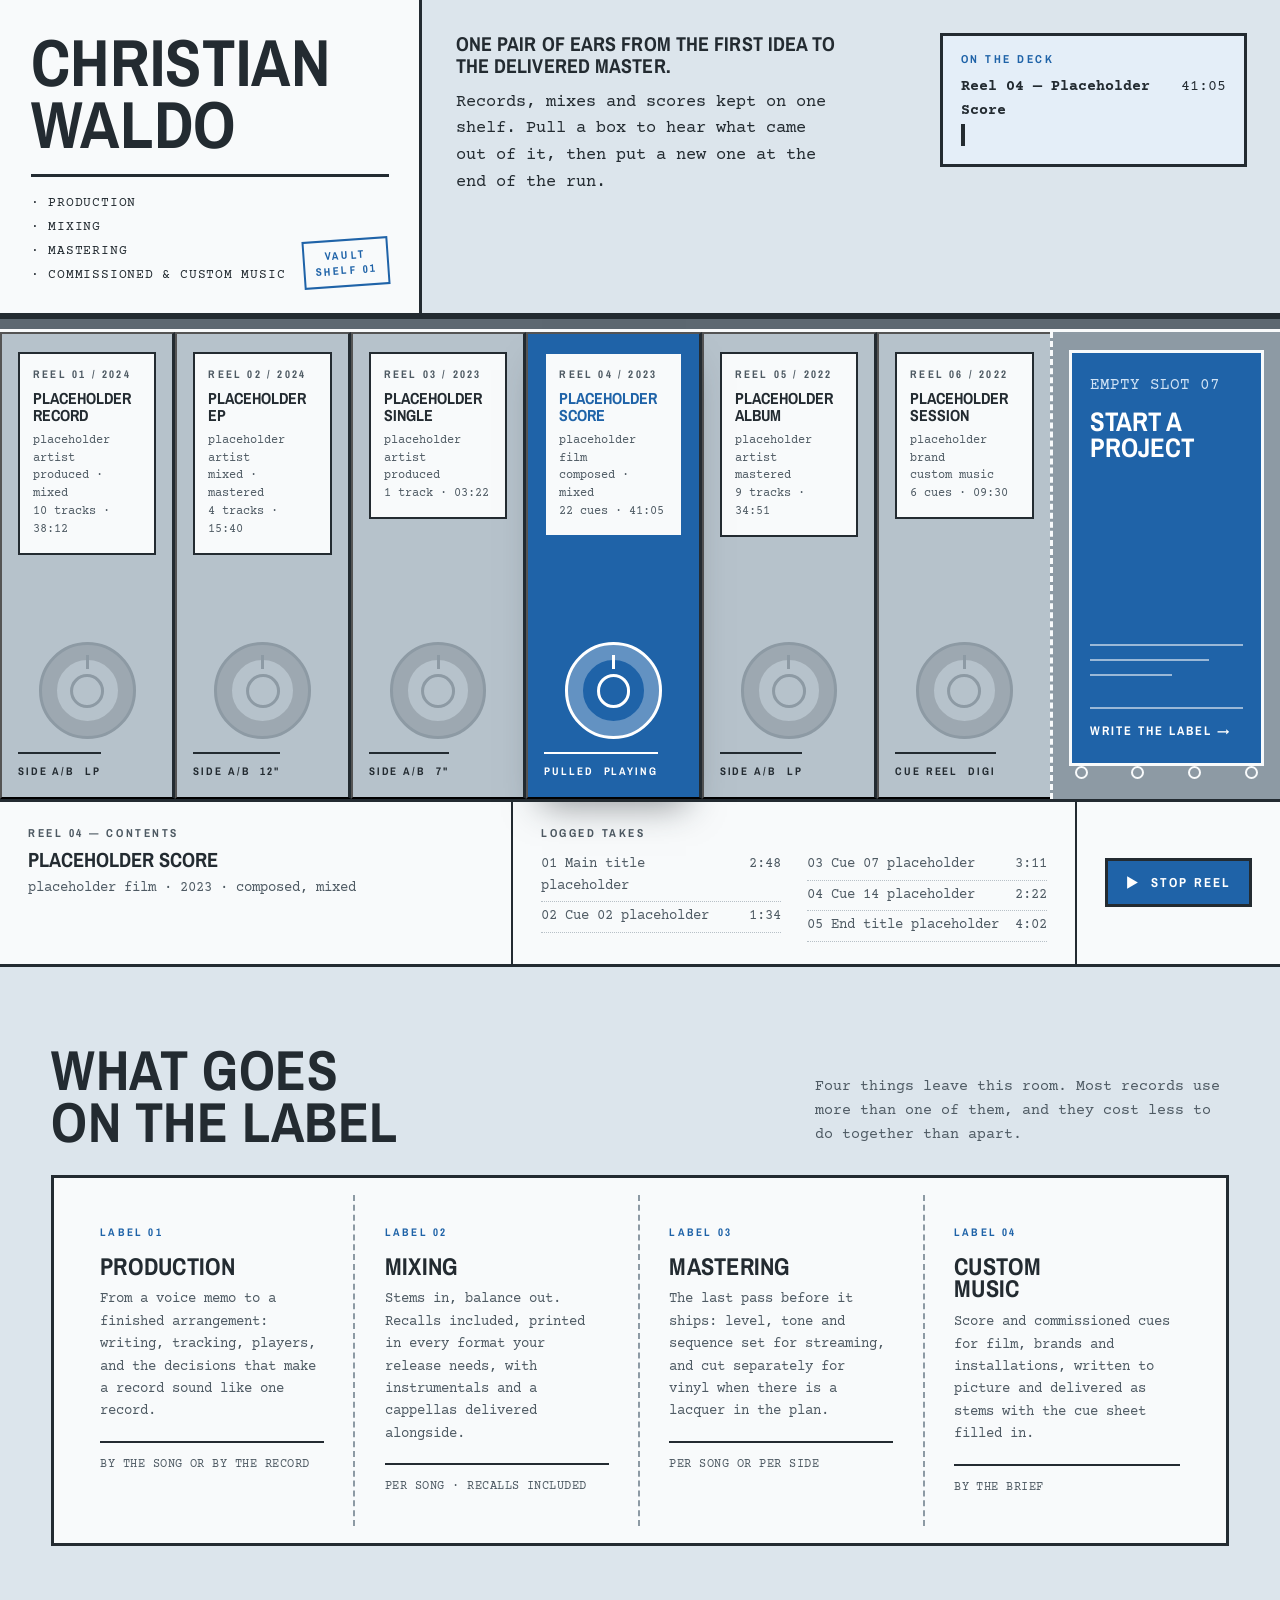
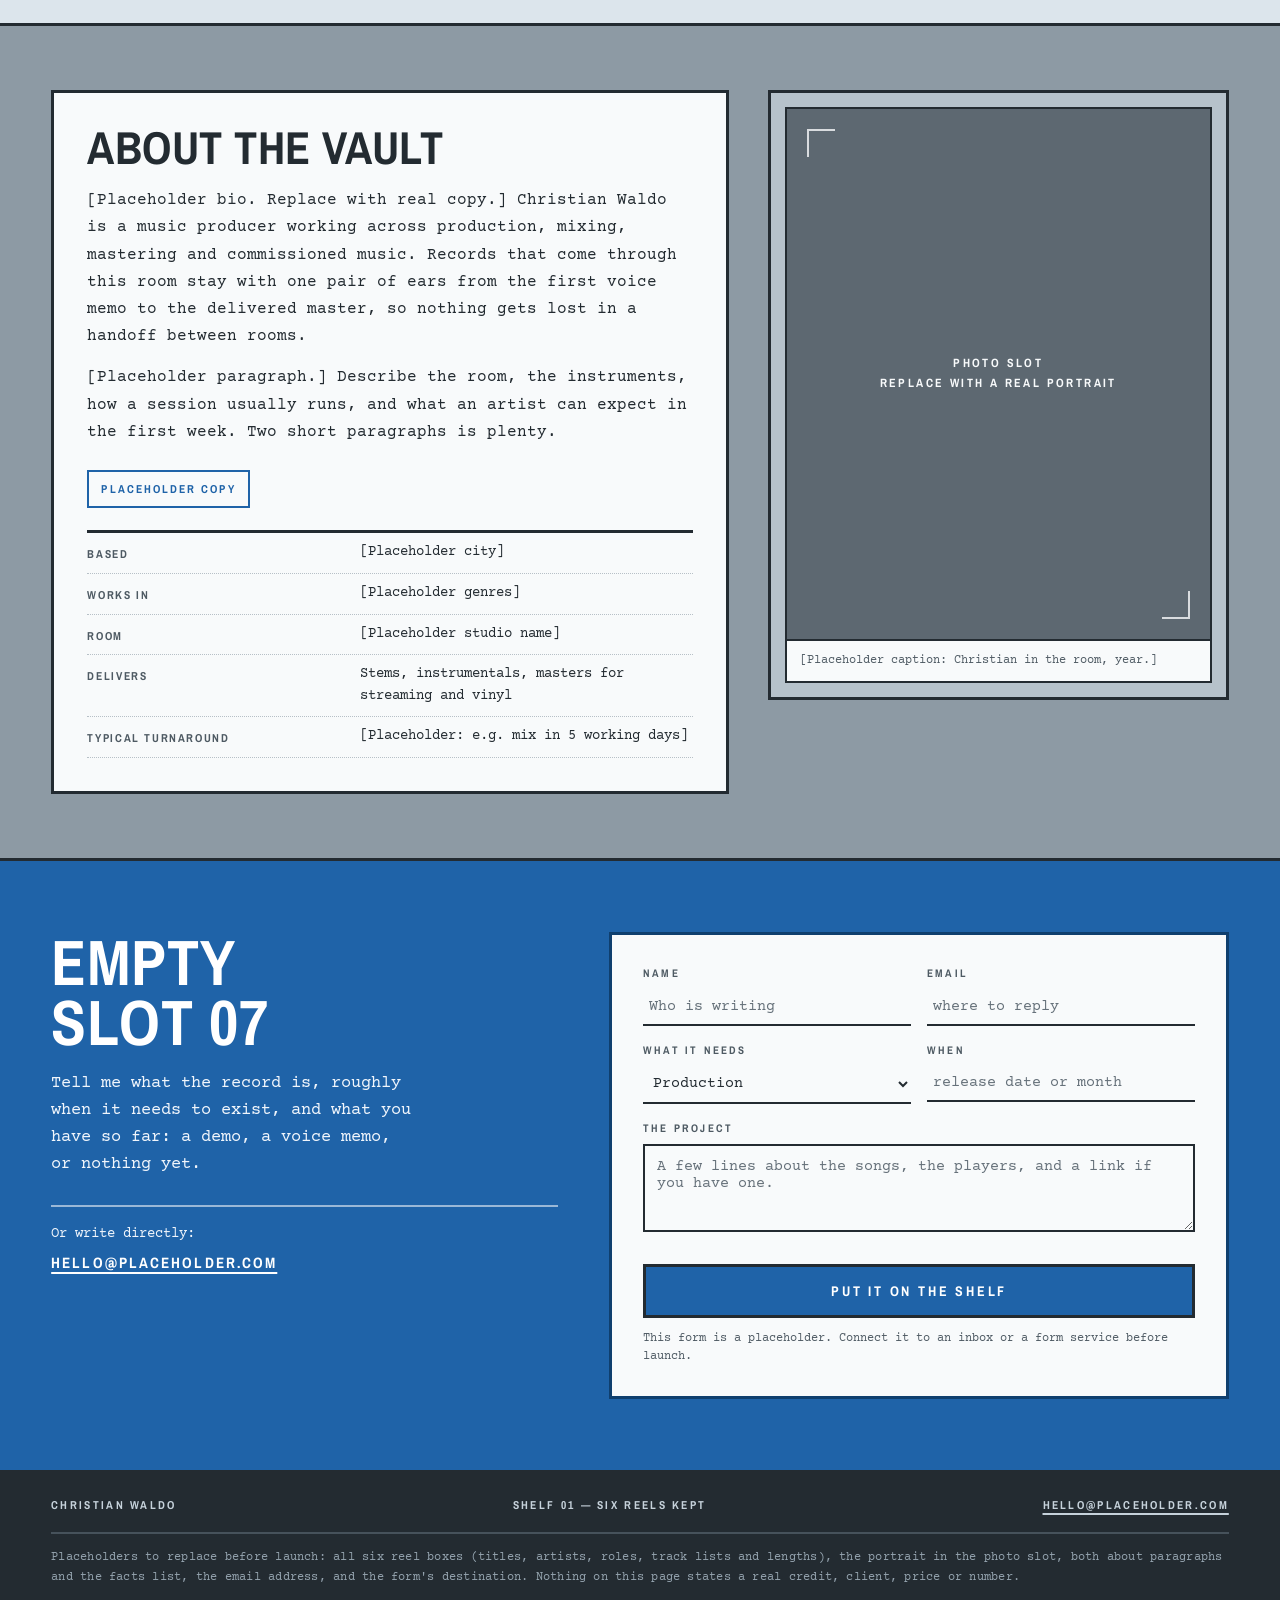
<file: christian-waldo/index.html>
<!DOCTYPE html>
<html lang="en">
<head>
<meta charset="utf-8">
<meta name="viewport" content="width=device-width, initial-scale=1">
<title>Christian Waldo — Production, Mixing, Mastering</title>
<meta name="description" content="Christian Waldo is a music producer. Production, mixing, mastering and commissioned music, kept on one shelf.">
<link rel="preconnect" href="https://fonts.googleapis.com">
<link rel="preconnect" href="https://fonts.gstatic.com" crossorigin>
<link href="https://fonts.googleapis.com/css2?family=Archivo+Narrow:wght@500;600;700&family=Courier+Prime:ital,wght@0,400;0,700;1,400&display=swap" rel="stylesheet">
<style>
/* ---------------------------------------------------------------
   THE TAPE VAULT
   board + label + ink, one reserved blue. hard edges only.
----------------------------------------------------------------- */
:root{
  --board:#b6c2cb;        /* box board */
  --board-dark:#8d9aa4;   /* shelf board */
  --ground:#dce5ec;       /* pale blue room light */
  --label:#f8fafb;        /* gummed label */
  --ink:#232b31;          /* ink */
  --ink-soft:#4e5a63;
  --steel:#5d6871;        /* shelf steel */
  --blue:#1f63a8;         /* chinagraph — the one reserved value */
  --blue-pale:#e4eef8;
  --rule:3px;
  --mono:"Courier Prime",ui-monospace,"Courier New",monospace;
  --stencil:"Archivo Narrow","Arial Narrow",sans-serif;
  --ease:cubic-bezier(.16,1,.3,1);
}
*{margin:0;padding:0;box-sizing:border-box}
html{scrollbar-color:var(--steel) var(--ground);-webkit-text-size-adjust:100%}
html{scroll-behavior:smooth}
body{
  background:var(--ground);
  color:var(--ink);
  font-family:var(--mono);
  font-size:16px;
  line-height:1.6;
  -webkit-font-smoothing:antialiased;
}
::selection{background:var(--blue);color:#fff}
::-webkit-scrollbar{width:14px;height:14px}
::-webkit-scrollbar-track{background:var(--ground);border-left:var(--rule) solid var(--ink)}
::-webkit-scrollbar-thumb{background:var(--steel);border:3px solid var(--ground)}
::-webkit-scrollbar-thumb:hover{background:var(--ink)}
a{color:inherit;text-decoration-thickness:2px;text-underline-offset:4px}
:focus-visible{outline:3px solid var(--blue);outline-offset:3px}
.board-ground :focus-visible,.blue-ground :focus-visible{outline-color:var(--label)}
.sr{position:absolute;width:1px;height:1px;overflow:hidden;clip:rect(0 0 0 0);white-space:nowrap}

h1,h2,h3,.stencil{font-family:var(--stencil);text-transform:uppercase;font-weight:700;letter-spacing:.01em;line-height:.94}
.caps{font-family:var(--stencil);text-transform:uppercase;font-weight:700;letter-spacing:.22em;font-size:11.5px}

/* ---------- VAULT: first viewport ---------- */
.vault{min-height:100svh;display:flex;flex-direction:column;position:relative;overflow:hidden}
.topband{display:flex;align-items:stretch;flex:0 0 auto;position:relative;z-index:2}

.indexcard{
  flex:0 0 clamp(300px,33vw,470px);
  background:var(--label);
  border-right:var(--rule) solid var(--ink);
  border-bottom:var(--rule) solid var(--ink);
  padding:clamp(22px,2.4vw,34px) clamp(22px,2.4vw,36px) clamp(20px,2vw,30px);
  position:relative;
}
.indexcard h1{font-size:clamp(42px,5.2vw,72px);margin-bottom:clamp(14px,1.4vw,20px)}
.indexcard .rule{height:var(--rule);background:var(--ink);margin:0 0 14px}
.services{list-style:none;font-size:13px;letter-spacing:.06em;line-height:1.85;text-transform:uppercase}
.services li::before{content:"· "}
.shelfmark{
  position:absolute;right:clamp(22px,2.4vw,36px);bottom:clamp(20px,2vw,30px);
  border:2px solid var(--blue);color:var(--blue);
  font-family:var(--stencil);font-weight:700;font-size:11px;letter-spacing:.2em;
  padding:7px 10px;text-align:center;line-height:1.35;transform:rotate(-4deg);
}
.lede{
  flex:1;padding:clamp(24px,2.6vw,40px) clamp(22px,2.6vw,44px);
  border-bottom:var(--rule) solid var(--ink);
  display:flex;align-items:flex-start;justify-content:space-between;gap:clamp(24px,3vw,56px);
}
.lede p{font-size:clamp(17px,1.35vw,21px);line-height:1.55;max-width:38ch;flex:1 1 auto}
.lede p strong{font-family:var(--stencil);font-weight:700;font-size:1.16em;text-transform:uppercase;letter-spacing:.005em;display:block;line-height:1.08;margin-bottom:12px}
.cue{
  flex:0 0 clamp(260px,24vw,340px);align-self:flex-start;
  border:var(--rule) solid var(--ink);background:var(--blue-pale);
  padding:14px 18px 16px;max-width:100%;
}
.cue .caps{color:var(--blue);display:block;margin-bottom:6px}
.cue .now{font-size:15px;display:flex;justify-content:space-between;gap:18px;align-items:baseline}
.cue .now b{font-weight:700}
.cue .bar{height:10px;background:var(--label);border:2px solid var(--ink);margin-top:14px;position:relative;overflow:hidden}
.cue .bar i{position:absolute;inset:0 62% 0 0;background:var(--blue)}

/* ---------- the shelf ---------- */
.shelf{flex:1;display:flex;flex-direction:column;justify-content:flex-end;position:relative;z-index:1}
.rail{height:16px;background:var(--steel);border-top:var(--rule) solid var(--ink);border-bottom:var(--rule) solid var(--label);flex:0 0 auto}
.run{
  display:flex;align-items:stretch;background:var(--board-dark);
  border-bottom:var(--rule) solid var(--ink);
  min-height:min(58svh,470px);
}
.box{
  flex:1 1 0;min-width:0;position:relative;
  background:var(--board);
  border-right:var(--rule) solid var(--ink);
  padding:18px 16px 16px;
  text-align:left;font:inherit;color:inherit;cursor:pointer;
  display:flex;flex-direction:column;
  transition:transform .55s var(--ease),background-color .45s var(--ease),box-shadow .55s var(--ease);
  transform:translateY(0);
}
.box:last-of-type{border-right:0}
.box .tag{
  background:var(--label);border:2px solid var(--ink);padding:12px 13px 14px;
  transition:border-color .45s var(--ease),background-color .45s var(--ease);
}
.box .tag>span,.sheet .title,.sheet .credit,.labelsheet .no,.labelsheet .fmt,.slot .blank .no{display:block}
.box .no{font-family:var(--stencil);font-size:11px;letter-spacing:.2em;font-weight:700;color:var(--ink-soft)}
.box .ttl{font-family:var(--stencil);text-transform:uppercase;font-weight:700;font-size:clamp(15px,1.25vw,19px);line-height:1.05;margin:7px 0 8px}
.box .meta{font-size:11.5px;line-height:1.55;color:var(--ink-soft)}
.box .hub{
  width:clamp(78px,7.4vw,124px);aspect-ratio:1;border:clamp(12px,1.4vw,22px) solid rgba(35,43,49,.17);border-radius:50%;outline:var(--rule) solid var(--board-dark);outline-offset:-2px;
  margin:auto auto 0;position:relative;transition:border-color .45s var(--ease);
}
.box .hub::after{content:"";position:absolute;left:50%;top:50%;width:46%;height:46%;transform:translate(-50%,-50%);border:var(--rule) solid var(--board-dark);border-radius:50%;transition:border-color .45s var(--ease)}
.box .hub::before{content:"";position:absolute;left:calc(50% - 1.5px);top:-8%;width:3px;height:22%;background:var(--board-dark);transform-origin:50% 218%;transition:background-color .45s var(--ease)}
.box .spine{
  margin-top:14px;border-top:2px solid var(--ink);padding-top:9px;
  font-family:var(--stencil);font-size:11px;letter-spacing:.17em;font-weight:700;
  display:flex;justify-content:space-between;gap:10px;
}
.box:hover{transform:translateY(-14px)}
.box[aria-pressed="true"]{
  background:var(--blue);color:#fff;transform:translateY(-26px);z-index:3;
  box-shadow:0 22px 34px -16px rgba(35,43,49,.5);
}
.box[aria-pressed="true"] .tag{border-color:var(--blue);background:var(--label)}
.box[aria-pressed="true"] .ttl{color:var(--blue)}
.box[aria-pressed="true"] .hub{border-color:rgba(255,255,255,.3);outline-color:#fff}
.box[aria-pressed="true"] .hub::after{border-color:#fff}
.box[aria-pressed="true"] .hub::before{background:#fff;animation:spin 3.4s linear infinite}
.box[aria-pressed="true"] .spine{border-color:#fff}
@keyframes spin{to{transform:rotate(360deg)}}

.slot{
  flex:0 0 clamp(210px,18vw,268px);position:relative;
  border-left:var(--rule) dashed var(--label);
  background:transparent;padding:18px 16px 20px;
  display:flex;flex-direction:column;
}
.slot .blank{
  background:var(--blue);border:var(--rule) solid var(--label);color:#fff;padding:20px 18px 22px;
  display:flex;flex-direction:column;flex:1;text-decoration:none;
  transition:transform .5s var(--ease),background-color .3s var(--ease);
}
.slot .blank .lines{margin:auto 0 18px;display:block}
.slot .blank .lines i{display:block;height:2px;background:rgba(255,255,255,.55);margin-bottom:13px}
.slot .blank .lines i:nth-child(2){width:78%}
.slot .blank .lines i:nth-child(3){width:54%}
.slot .blank:hover{transform:translateY(-6px);background:#17508b}
.slot .blank .no{color:#cfe2f5}
.slot .blank .t{font-family:var(--stencil);text-transform:uppercase;font-weight:700;font-size:clamp(24px,2.1vw,34px);line-height:.98;margin-top:10px}
.slot .blank .arrow{display:block;font-size:12.5px;letter-spacing:.16em;font-family:var(--stencil);font-weight:700;border-top:2px solid rgba(255,255,255,.55);padding-top:12px}
.slot .punch{margin-top:auto;display:flex;justify-content:space-between;padding:0 6px}
.slot .punch i{width:13px;height:13px;border:2px solid var(--label);border-radius:50%}

/* ---------- reel sheet (expanded detail) ---------- */
.sheet{
  background:var(--label);border-bottom:var(--rule) solid var(--ink);
  display:grid;grid-template-columns:minmax(0,1fr) minmax(0,1.1fr) auto;gap:0;
  position:relative;z-index:2;
}
.sheet>div{padding:22px clamp(22px,2.2vw,34px);border-right:2px solid var(--ink)}
.sheet>div:last-child{border-right:0}
.sheet .caps{color:var(--ink-soft);display:block;margin-bottom:8px}
.sheet .title{font-family:var(--stencil);text-transform:uppercase;font-weight:700;font-size:clamp(18px,1.6vw,24px);line-height:1.02}
.sheet .credit{font-size:13.5px;color:var(--ink-soft);margin-top:7px}
.sheet .tracks{list-style:none;font-size:13.5px;columns:2;column-gap:26px}
.sheet .tracks li{display:flex;justify-content:space-between;gap:14px;padding:4px 0;border-bottom:1px dotted #b7c0c7;break-inside:avoid}
.sheet .tracks li span{color:var(--ink-soft)}
.sheet .play{
  display:flex;align-items:center;gap:12px;border:var(--rule) solid var(--ink);background:var(--blue);color:#fff;
  font-family:var(--stencil);text-transform:uppercase;font-weight:700;font-size:13px;letter-spacing:.16em;
  padding:13px 18px;cursor:pointer;align-self:center;transition:background-color .3s var(--ease)
}
.sheet .play:hover{background:#17508b}
.sheet .play svg{width:13px;height:15px;flex:0 0 auto}

/* ---------- label sheet: services ---------- */
.section-head{
  display:flex;align-items:baseline;justify-content:space-between;gap:24px;flex-wrap:wrap;
  padding:clamp(48px,6vw,86px) clamp(22px,4vw,56px) clamp(20px,2vw,28px);
}
.section-head h2{font-size:clamp(34px,4.4vw,62px)}
.section-head p{max-width:46ch;font-size:15px;color:var(--ink-soft)}
.labelsheet{
  margin:0 clamp(22px,4vw,56px);
  background:var(--label);border:var(--rule) solid var(--ink);
  padding:clamp(14px,1.3vw,20px);
  display:grid;grid-template-columns:repeat(4,1fr);
}
.labelsheet .lbl{
  padding:clamp(24px,2.3vw,34px);border-right:2px dashed var(--board-dark);position:relative;
  transition:background-color .4s var(--ease);
}
.labelsheet .lbl:last-child{border-right:0}
.labelsheet .lbl:hover{background:var(--blue-pale)}
.labelsheet h3{font-size:clamp(20px,1.9vw,27px);margin:14px 0 10px}
.labelsheet p{font-size:14px;line-height:1.6;color:var(--ink-soft)}
.labelsheet .no{font-family:var(--stencil);font-size:11px;letter-spacing:.2em;font-weight:700;color:var(--blue)}
.labelsheet .fmt{margin-top:18px;padding-top:12px;border-top:2px solid var(--ink);font-size:12px;letter-spacing:.04em;text-transform:uppercase;color:var(--ink-soft)}

/* ---------- index card: about ---------- */
.about{
  background:var(--board-dark);border-top:var(--rule) solid var(--ink);border-bottom:var(--rule) solid var(--ink);
  padding:clamp(40px,5vw,78px) clamp(22px,4vw,56px);
  display:grid;grid-template-columns:minmax(0,1.25fr) minmax(0,.85fr);gap:clamp(24px,3vw,44px);align-items:start;
}
.about .card{background:var(--label);border:var(--rule) solid var(--ink);padding:clamp(24px,2.6vw,40px)}
.about h2{font-size:clamp(32px,3.6vw,52px);margin-bottom:18px}
.about p{font-size:16px;line-height:1.7;max-width:62ch;margin-bottom:14px}
.about .mark{display:inline-block;margin-top:10px;border:2px solid var(--blue);color:var(--blue);font-family:var(--stencil);font-size:11.5px;letter-spacing:.18em;font-weight:700;padding:8px 12px}
.about .facts{list-style:none;margin-top:22px;border-top:var(--rule) solid var(--ink)}
.about .facts li{display:flex;gap:18px;padding:9px 0;border-bottom:1px dotted #b7c0c7;font-size:13.5px}
.about .facts b{flex:0 0 42%;font-family:var(--stencil);text-transform:uppercase;letter-spacing:.14em;font-size:11.5px;font-weight:700;color:var(--ink-soft);padding-top:3px}
.photo{background:var(--board);border:var(--rule) solid var(--ink);padding:14px}
.photo .plate{
  aspect-ratio:4/5;border:2px solid var(--ink);background:var(--steel);
  display:flex;align-items:center;justify-content:center;text-align:center;position:relative;padding:28px;
}
.photo .plate::before,.photo .plate::after{content:"";position:absolute;width:26px;height:26px;border:2px solid var(--label);opacity:.8}
.photo .plate::before{left:20px;top:20px;border-right:0;border-bottom:0}
.photo .plate::after{right:20px;bottom:20px;border-left:0;border-top:0}
.photo .plate span{font-family:var(--stencil);text-transform:uppercase;font-weight:700;font-size:12px;letter-spacing:.2em;color:var(--label);padding:0 24px;line-height:1.6}
.photo .cap{background:var(--label);border:2px solid var(--ink);border-top:0;padding:11px 13px;font-size:11.5px;color:var(--ink-soft)}

/* ---------- empty slot: contact ---------- */
.contact{
  background:var(--blue);color:#fff;
  padding:clamp(44px,5.5vw,88px) clamp(22px,4vw,56px);
  display:grid;grid-template-columns:minmax(0,.9fr) minmax(0,1.1fr);gap:clamp(28px,4vw,60px);align-items:start;
}
.contact .pitch{color:#fff}
.contact h2{font-size:clamp(38px,5vw,74px);margin-bottom:18px}
.contact .pitch p{font-size:17px;line-height:1.6;max-width:36ch;color:#f1f6fc}
.contact .direct{margin-top:26px;border-top:2px solid rgba(255,255,255,.55);padding-top:16px;font-size:14px;color:#f1f6fc}
.contact .direct a{font-family:var(--stencil);text-transform:uppercase;letter-spacing:.14em;font-weight:700;font-size:15px;color:#fff;display:inline-block;margin-top:6px}
form{background:var(--label);border:var(--rule) solid #0f3f6e;color:var(--ink);padding:clamp(22px,2.4vw,34px)}
.field{margin-bottom:16px}
.field label{display:block;font-family:var(--stencil);text-transform:uppercase;font-weight:700;font-size:11px;letter-spacing:.2em;color:var(--ink-soft);margin-bottom:6px}
.field input,.field select,.field textarea{
  width:100%;font-family:var(--mono);font-size:15px;color:var(--ink);
  background:transparent;border:0;border-bottom:2px solid var(--ink);padding:9px 6px;
  caret-color:var(--blue);border-radius:0;
}
.field textarea{resize:vertical;min-height:88px;border:2px solid var(--ink);padding:12px}
.field input::placeholder,.field textarea::placeholder{color:#66717a}
.field input:focus,.field select:focus,.field textarea:focus{outline:0;border-color:var(--blue);background:var(--blue-pale)}
.row2{display:grid;grid-template-columns:1fr 1fr;gap:16px}
button.send{
  width:100%;margin-top:6px;background:var(--blue);color:#fff;border:var(--rule) solid var(--ink);
  font-family:var(--stencil);text-transform:uppercase;font-weight:700;font-size:14px;letter-spacing:.2em;
  padding:15px;cursor:pointer;transition:background-color .3s var(--ease),transform .4s var(--ease);
}
button.send:hover{background:#17508b;transform:translateY(-2px)}
button.send:disabled{background:var(--board-dark);border-color:var(--ink-soft);color:#eef2f5;cursor:not-allowed;transform:none}
.formnote{margin-top:12px;font-size:12px;color:var(--ink-soft);line-height:1.5}
.formnote.err{color:#9c2a1f}

/* ---------- footer rail ---------- */
footer{background:var(--ink);color:#c6d2db;padding:26px clamp(22px,4vw,56px)}
footer .in{display:flex;justify-content:space-between;gap:20px;flex-wrap:wrap;align-items:center;font-family:var(--stencil);text-transform:uppercase;font-size:11.5px;letter-spacing:.2em;font-weight:700}
footer a:hover{color:#fff}
.replace{
  margin-top:18px;padding-top:14px;border-top:2px solid #46525b;
  font-size:11.5px;letter-spacing:.02em;line-height:1.7;color:#95a4af;text-transform:none;font-family:var(--mono);
}

/* ---------- entrance: boxes settle into the rail, once ---------- */
@media (prefers-reduced-motion:no-preference){
  .run .box,.run .slot{animation:settle .7s var(--ease) both}
  .run>*:nth-child(1){animation-delay:.02s}
  .run>*:nth-child(2){animation-delay:.07s}
  .run>*:nth-child(3){animation-delay:.12s}
  .run>*:nth-child(4){animation-delay:.17s}
  .run>*:nth-child(5){animation-delay:.22s}
  .run>*:nth-child(6){animation-delay:.27s}
  .run>*:nth-child(7){animation-delay:.32s}
  @keyframes settle{from{transform:translateY(-30px);opacity:.35}to{transform:translateY(0);opacity:1}}
}
@media (prefers-reduced-motion:reduce){
  *,*::before,*::after{animation-duration:.001ms !important;animation-iteration-count:1 !important;transition-duration:.001ms !important}
  html{scroll-behavior:auto}
}

/* ---------- adaptation ---------- */
@media (max-width:1100px){
  .sheet{grid-template-columns:1fr 1fr}
  .sheet .play{grid-column:span 2;border-top:2px solid var(--ink);justify-content:center}
  .labelsheet{grid-template-columns:1fr 1fr}
  .labelsheet .lbl:nth-child(2){border-right:0}
  .labelsheet .lbl:nth-child(-n+2){border-bottom:2px dashed var(--board-dark)}
}
@media (max-width:900px){
  .lede{flex-direction:column;align-items:stretch}
  .cue{flex:0 0 auto}
  .topband{flex-direction:column}
  .indexcard{flex:0 0 auto;border-right:0}
  .lede{border-bottom:var(--rule) solid var(--ink)}
  .about,.contact{grid-template-columns:1fr}
  .photo{max-width:420px}
}
@media (max-width:760px){
  .vault{min-height:auto}
  .run{display:block;min-height:0}
  .box{width:100%;border-right:0;border-bottom:var(--rule) solid var(--ink);flex-direction:row;gap:16px;align-items:flex-start;padding:14px 16px}
  .box .tag{flex:1}
  .box .hub{flex:0 0 72px;width:72px;margin:4px 0 0}
  .box .spine{display:none}
  .box:hover,.box[aria-pressed="true"]{transform:none}
  .box[aria-pressed="true"]{box-shadow:none;border-left:0}
  .slot{flex:none;width:100%;border-left:0;border-top:var(--rule) dashed var(--label);padding:16px}
  .slot .punch{display:none}
  .sheet{grid-template-columns:1fr}
  .sheet>div{border-right:0;border-bottom:2px solid var(--ink)}
  .sheet .tracks{columns:1}
  .sheet .play{grid-column:auto;width:100%;justify-content:center}
  .labelsheet{grid-template-columns:1fr}
  .labelsheet .lbl{border-right:0;border-bottom:2px dashed var(--board-dark)}
  .labelsheet .lbl:last-child{border-bottom:0}
  .row2{grid-template-columns:1fr}
  .cue{min-width:0;width:100%}
}
</style>
</head>
<body>

<!-- ============ VAULT : first viewport ============ -->
<main class="vault board-ground">
  <div class="topband">
    <header class="indexcard">
      <h1>Christian<br>Waldo</h1>
      <div class="rule"></div>
      <ul class="services">
        <li>Production</li>
        <li>Mixing</li>
        <li>Mastering</li>
        <li>Commissioned &amp; custom music</li>
      </ul>
      <span class="shelfmark">VAULT<br>SHELF 01</span>
    </header>

    <div class="lede">
      <p><strong>One pair of ears from the first idea to the delivered master.</strong>
      Records, mixes and scores kept on one shelf. Pull a box to hear what came out of it, then put a new one at the end of the run.</p>

      <div class="cue">
        <span class="caps">On the deck</span>
        <span class="now"><b id="cueTitle">Reel 04 — Placeholder Score</b> <span id="cueTime">02:48</span></span>
        <span class="bar"><i id="cueBar"></i></span>
      </div>
    </div>
  </div>

  <section class="shelf" aria-labelledby="shelfHeading">
    <h2 id="shelfHeading" class="sr">Selected work</h2>
    <div class="rail" aria-hidden="true"></div>
    <div class="run" id="run">

      <button class="box" type="button" aria-pressed="false" data-reel="1"
        data-title="Placeholder Record" data-credit="placeholder artist · 2024 · produced, mixed"
        data-tracks="Opening placeholder|3:41;Second placeholder|4:12;Third placeholder|2:58;Fourth placeholder|5:06;Fifth placeholder|3:33;Sixth placeholder|4:41"
        data-length="38:12">
        <span class="tag">
          <span class="no">REEL 01 / 2024</span>
          <span class="ttl">Placeholder<br>Record</span>
          <span class="meta">placeholder artist<br>produced · mixed<br>10 tracks · 38:12</span>
        </span>
        <span class="hub" aria-hidden="true"></span>
        <span class="spine"><span>SIDE A/B</span><span>LP</span></span>
      </button>

      <button class="box" type="button" aria-pressed="false" data-reel="2"
        data-title="Placeholder EP" data-credit="placeholder artist · 2024 · mixed, mastered"
        data-tracks="First placeholder|3:52;Second placeholder|4:04;Third placeholder|3:19;Fourth placeholder|4:25"
        data-length="15:40">
        <span class="tag">
          <span class="no">REEL 02 / 2024</span>
          <span class="ttl">Placeholder<br>EP</span>
          <span class="meta">placeholder artist<br>mixed · mastered<br>4 tracks · 15:40</span>
        </span>
        <span class="hub" aria-hidden="true"></span>
        <span class="spine"><span>SIDE A/B</span><span>12"</span></span>
      </button>

      <button class="box" type="button" aria-pressed="false" data-reel="3"
        data-title="Placeholder Single" data-credit="placeholder artist · 2023 · produced"
        data-tracks="A side placeholder|3:22;B side placeholder|3:08"
        data-length="03:22">
        <span class="tag">
          <span class="no">REEL 03 / 2023</span>
          <span class="ttl">Placeholder<br>Single</span>
          <span class="meta">placeholder artist<br>produced<br>1 track · 03:22</span>
        </span>
        <span class="hub" aria-hidden="true"></span>
        <span class="spine"><span>SIDE A/B</span><span>7"</span></span>
      </button>

      <button class="box" type="button" aria-pressed="true" data-reel="4"
        data-title="Placeholder Score" data-credit="placeholder film · 2023 · composed, mixed"
        data-tracks="Main title placeholder|2:48;Cue 02 placeholder|1:34;Cue 07 placeholder|3:11;Cue 14 placeholder|2:22;End title placeholder|4:02"
        data-length="41:05">
        <span class="tag">
          <span class="no">REEL 04 / 2023</span>
          <span class="ttl">Placeholder<br>Score</span>
          <span class="meta">placeholder film<br>composed · mixed<br>22 cues · 41:05</span>
        </span>
        <span class="hub" aria-hidden="true"></span>
        <span class="spine"><span>PULLED</span><span>PLAYING</span></span>
      </button>

      <button class="box" type="button" aria-pressed="false" data-reel="5"
        data-title="Placeholder Album" data-credit="placeholder artist · 2022 · mastered"
        data-tracks="Side A placeholder|4:18;Side A placeholder|3:46;Side B placeholder|5:02;Side B placeholder|3:55"
        data-length="34:51">
        <span class="tag">
          <span class="no">REEL 05 / 2022</span>
          <span class="ttl">Placeholder<br>Album</span>
          <span class="meta">placeholder artist<br>mastered<br>9 tracks · 34:51</span>
        </span>
        <span class="hub" aria-hidden="true"></span>
        <span class="spine"><span>SIDE A/B</span><span>LP</span></span>
      </button>

      <button class="box" type="button" aria-pressed="false" data-reel="6"
        data-title="Placeholder Session" data-credit="placeholder brand · 2022 · custom music"
        data-tracks="Cue 01 placeholder|0:30;Cue 02 placeholder|1:00;Cue 03 placeholder|0:15;Cue 04 placeholder|2:10"
        data-length="09:30">
        <span class="tag">
          <span class="no">REEL 06 / 2022</span>
          <span class="ttl">Placeholder<br>Session</span>
          <span class="meta">placeholder brand<br>custom music<br>6 cues · 09:30</span>
        </span>
        <span class="hub" aria-hidden="true"></span>
        <span class="spine"><span>CUE REEL</span><span>DIGI</span></span>
      </button>

      <div class="slot">
        <a class="blank" href="#start">
          <span class="no">EMPTY SLOT 07</span>
          <span class="t">Start a<br>project</span>
          <span class="lines" aria-hidden="true"><i></i><i></i><i></i></span>
          <span class="arrow">WRITE THE LABEL →</span>
        </a>
        <span class="punch" aria-hidden="true"><i></i><i></i><i></i><i></i></span>
      </div>

    </div>

    <!-- reel sheet: the pulled box, opened -->
    <div class="sheet" id="sheet" aria-live="polite">
      <div>
        <span class="caps">Reel 04 — contents</span>
        <span class="title" id="sheetTitle">Placeholder Score</span>
        <span class="credit" id="sheetCredit">placeholder film · 2023 · composed, mixed</span>
      </div>
      <div>
        <span class="caps">Logged takes</span>
        <ul class="tracks" id="sheetTracks"></ul>
      </div>
      <div style="display:flex">
        <button class="play" type="button" id="playBtn" aria-pressed="true">
          <svg viewBox="0 0 12 14" aria-hidden="true" focusable="false"><path d="M1 1.2v11.6L11 7z" fill="currentColor"/></svg>
          <span id="playLabel">Stop reel</span>
        </button>
      </div>
    </div>
  </section>
</main>

<!-- ============ LABEL SHEET : services ============ -->
<section aria-labelledby="svcHeading" style="padding-bottom:clamp(48px,6vw,90px)">
  <div class="section-head">
    <h2 id="svcHeading">What goes<br>on the label</h2>
    <p>Four things leave this room. Most records use more than one of them, and they cost less to do together than apart.</p>
  </div>
  <div class="labelsheet">
    <div class="lbl">
      <span class="no">LABEL 01</span>
      <h3>Production</h3>
      <p>From a voice memo to a finished arrangement: writing, tracking, players, and the decisions that make a record sound like one record.</p>
      <div class="fmt">By the song or by the record</div>
    </div>
    <div class="lbl">
      <span class="no">LABEL 02</span>
      <h3>Mixing</h3>
      <p>Stems in, balance out. Recalls included, printed in every format your release needs, with instrumentals and a cappellas delivered alongside.</p>
      <div class="fmt">Per song · recalls included</div>
    </div>
    <div class="lbl">
      <span class="no">LABEL 03</span>
      <h3>Mastering</h3>
      <p>The last pass before it ships: level, tone and sequence set for streaming, and cut separately for vinyl when there is a lacquer in the plan.</p>
      <div class="fmt">Per song or per side</div>
    </div>
    <div class="lbl">
      <span class="no">LABEL 04</span>
      <h3>Custom<br>music</h3>
      <p>Score and commissioned cues for film, brands and installations, written to picture and delivered as stems with the cue sheet filled in.</p>
      <div class="fmt">By the brief</div>
    </div>
  </div>
</section>

<!-- ============ INDEX CARD : about ============ -->
<section class="about board-ground" aria-labelledby="aboutHeading">
  <div class="card">
    <h2 id="aboutHeading">About the vault</h2>
    <p>[Placeholder bio. Replace with real copy.] Christian Waldo is a music producer working across production, mixing, mastering and commissioned music. Records that come through this room stay with one pair of ears from the first voice memo to the delivered master, so nothing gets lost in a handoff between rooms.</p>
    <p>[Placeholder paragraph.] Describe the room, the instruments, how a session usually runs, and what an artist can expect in the first week. Two short paragraphs is plenty.</p>
    <span class="mark">PLACEHOLDER COPY</span>
    <ul class="facts">
      <li><b>Based</b><span>[Placeholder city]</span></li>
      <li><b>Works in</b><span>[Placeholder genres]</span></li>
      <li><b>Room</b><span>[Placeholder studio name]</span></li>
      <li><b>Delivers</b><span>Stems, instrumentals, masters for streaming and vinyl</span></li>
      <li><b>Typical turnaround</b><span>[Placeholder: e.g. mix in 5 working days]</span></li>
    </ul>
  </div>
  <figure class="photo">
    <div class="plate"><span>Photo slot<br>replace with a real portrait</span></div>
    <figcaption class="cap">[Placeholder caption: Christian in the room, year.]</figcaption>
  </figure>
</section>

<!-- ============ EMPTY SLOT 07 : contact ============ -->
<section class="contact blue-ground" id="start" aria-labelledby="startHeading">
  <div class="pitch">
    <h2 id="startHeading">Empty<br>slot 07</h2>
    <p>Tell me what the record is, roughly when it needs to exist, and what you have so far: a demo, a voice memo, or nothing yet.</p>
    <div class="direct">
      Or write directly:<br>
      <a href="mailto:hello@placeholder.com">hello@placeholder.com</a>
    </div>
  </div>

  <form id="startForm" novalidate>
    <div class="row2">
      <div class="field">
        <label for="f-name">Name</label>
        <input id="f-name" name="name" type="text" autocomplete="name" placeholder="Who is writing" required>
      </div>
      <div class="field">
        <label for="f-email">Email</label>
        <input id="f-email" name="email" type="email" autocomplete="email" placeholder="where to reply" required>
      </div>
    </div>
    <div class="row2">
      <div class="field">
        <label for="f-work">What it needs</label>
        <select id="f-work" name="work">
          <option>Production</option>
          <option>Mixing</option>
          <option>Mastering</option>
          <option>Custom music</option>
          <option>Not sure yet</option>
        </select>
      </div>
      <div class="field">
        <label for="f-when">When</label>
        <input id="f-when" name="when" type="text" placeholder="release date or month">
      </div>
    </div>
    <div class="field">
      <label for="f-note">The project</label>
      <textarea id="f-note" name="note" placeholder="A few lines about the songs, the players, and a link if you have one." required></textarea>
    </div>
    <button class="send" type="submit">Put it on the shelf</button>
    <p class="formnote" id="formNote">This form is a placeholder. Connect it to an inbox or a form service before launch.</p>
  </form>
</section>

<footer>
  <div class="in">
    <span>Christian Waldo</span>
    <span>Shelf 01 — six reels kept</span>
    <a href="mailto:hello@placeholder.com">hello@placeholder.com</a>
  </div>
  <p class="replace">Placeholders to replace before launch: all six reel boxes (titles, artists, roles, track lists and lengths), the portrait in the photo slot, both about paragraphs and the facts list, the email address, and the form's destination. Nothing on this page states a real credit, client, price or number.</p>
</footer>

<script>
(function(){
  var run = document.getElementById('run');
  var boxes = Array.prototype.slice.call(run.querySelectorAll('.box'));
  var sheetTitle = document.getElementById('sheetTitle');
  var sheetCredit = document.getElementById('sheetCredit');
  var sheetTracks = document.getElementById('sheetTracks');
  var sheetCaps = document.querySelector('#sheet .caps');
  var cueTitle = document.getElementById('cueTitle');
  var cueTime = document.getElementById('cueTime');
  var cueBar = document.getElementById('cueBar');
  var playBtn = document.getElementById('playBtn');
  var playLabel = document.getElementById('playLabel');
  var playing = true;

  function render(box){
    var tracks = (box.dataset.tracks || '').split(';').filter(Boolean);
    sheetCaps.textContent = 'Reel 0' + box.dataset.reel + ' — contents';
    sheetTitle.textContent = box.dataset.title;
    sheetCredit.textContent = box.dataset.credit;
    sheetTracks.innerHTML = '';
    tracks.forEach(function(t, i){
      var parts = t.split('|');
      var li = document.createElement('li');
      var a = document.createElement('span');
      a.textContent = (i + 1 < 10 ? '0' : '') + (i + 1) + '  ' + parts[0];
      var b = document.createElement('span');
      b.textContent = parts[1] || '';
      li.appendChild(a); li.appendChild(b);
      sheetTracks.appendChild(li);
    });
    cueTitle.textContent = 'Reel 0' + box.dataset.reel + ' — ' + box.dataset.title;
    cueTime.textContent = box.dataset.length;
    cueBar.style.right = (20 + (box.dataset.reel % 5) * 12) + '%';
  }

  function select(box){
    boxes.forEach(function(b){ b.setAttribute('aria-pressed', String(b === box)); });
    render(box);
    setPlaying(true);
  }

  function setPlaying(state){
    playing = state;
    playBtn.setAttribute('aria-pressed', String(state));
    playLabel.textContent = state ? 'Stop reel' : 'Play reel';
    var current = run.querySelector('.box[aria-pressed="true"] .hub');
    if (current) current.style.animationPlayState = state ? 'running' : 'paused';
  }

  boxes.forEach(function(box){
    box.addEventListener('click', function(){ select(box); });
  });

  run.addEventListener('keydown', function(e){
    var i = boxes.indexOf(document.activeElement);
    if (i < 0) return;
    if (e.key === 'ArrowRight' || e.key === 'ArrowLeft'){
      e.preventDefault();
      var next = boxes[(i + (e.key === 'ArrowRight' ? 1 : boxes.length - 1)) % boxes.length];
      next.focus(); select(next);
    }
  });

  playBtn.addEventListener('click', function(){ setPlaying(!playing); });

  render(run.querySelector('.box[aria-pressed="true"]'));

  // form: real validation, real states, no pretend submission
  var form = document.getElementById('startForm');
  var note = document.getElementById('formNote');
  form.addEventListener('submit', function(e){
    e.preventDefault();
    var name = form.name.value.trim();
    var email = form.email.value.trim();
    var body = form.note.value.trim();
    var missing = [];
    if (!name) missing.push('your name');
    if (!/^[^@\s]+@[^@\s]+\.[^@\s]+$/.test(email)) missing.push('an email that can be replied to');
    if (!body) missing.push('a line or two about the project');
    if (missing.length){
      note.className = 'formnote err';
      note.textContent = 'Still needed: ' + missing.join(', ') + '.';
      return;
    }
    note.className = 'formnote';
    note.textContent = 'Nothing was sent. This form has no destination yet. Connect it to an inbox or a form service before launch.';
  });
})();
</script>
</body>
</html>
</file>
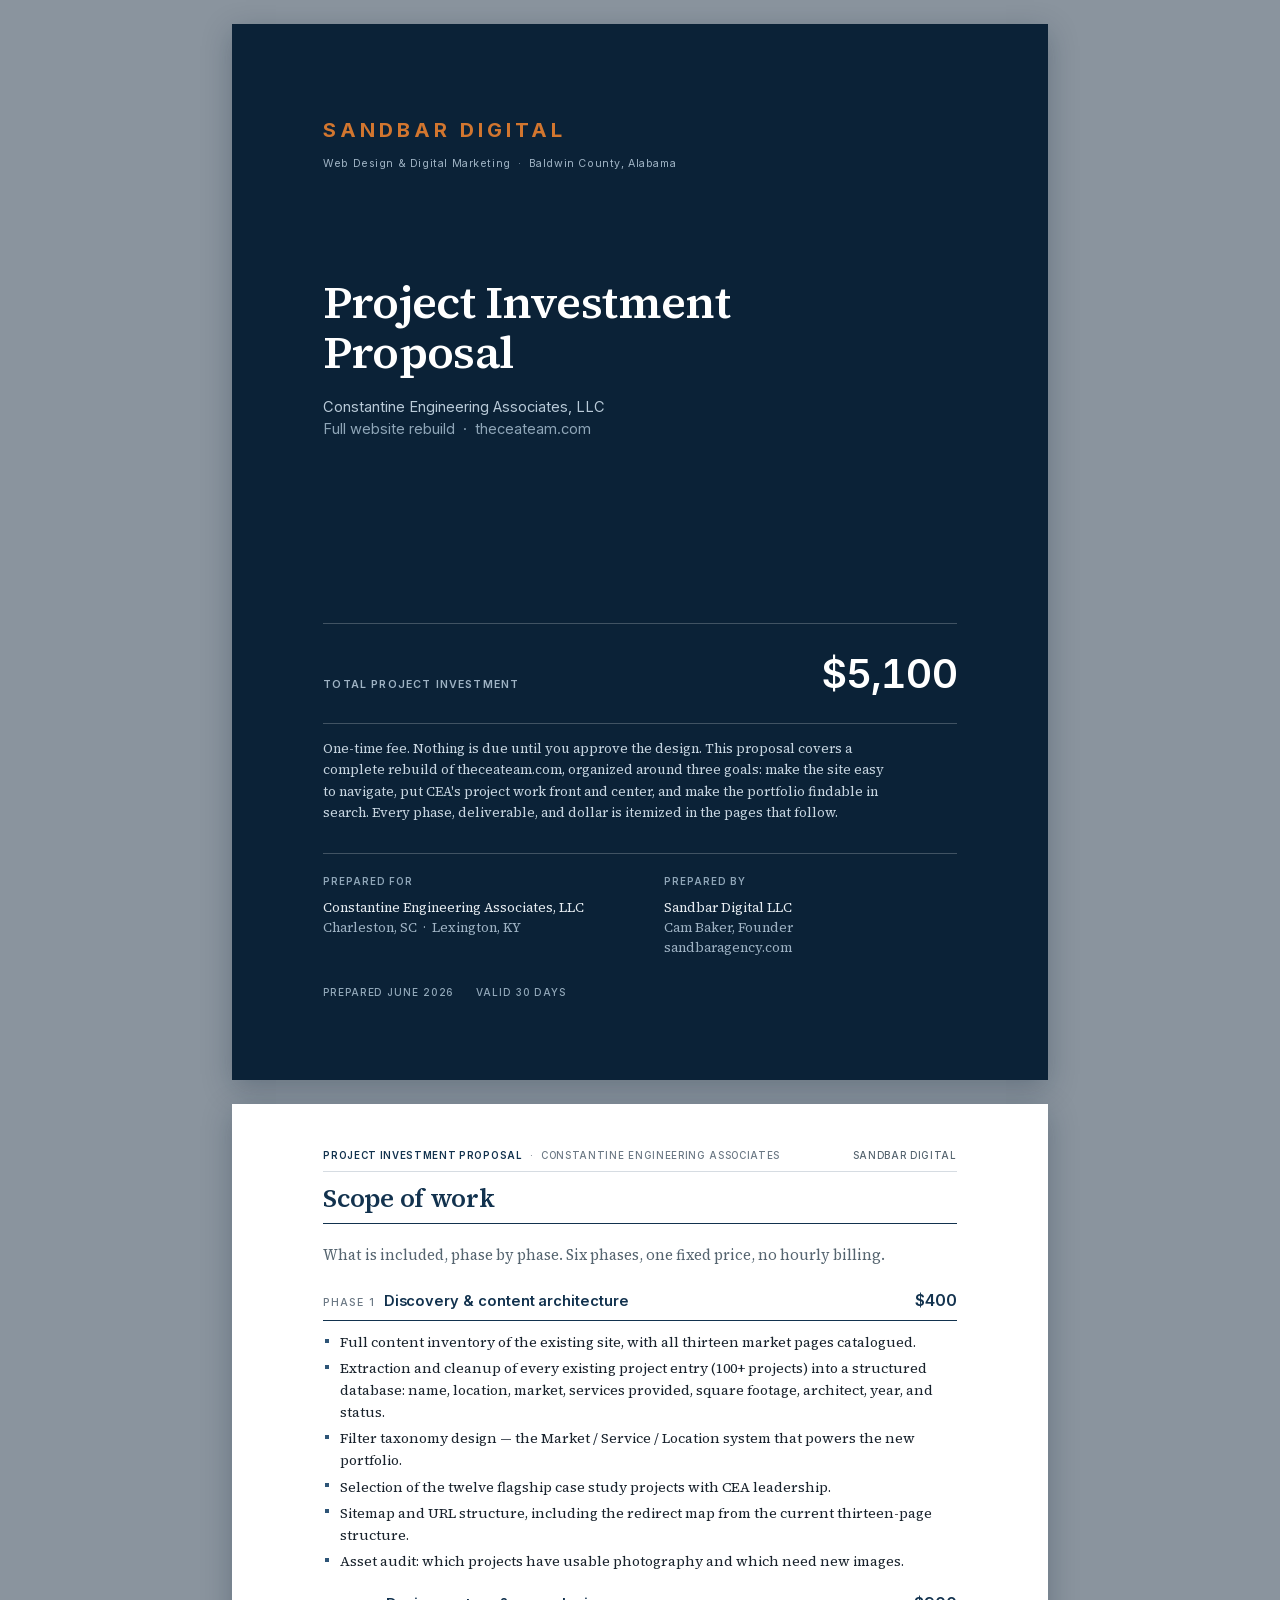
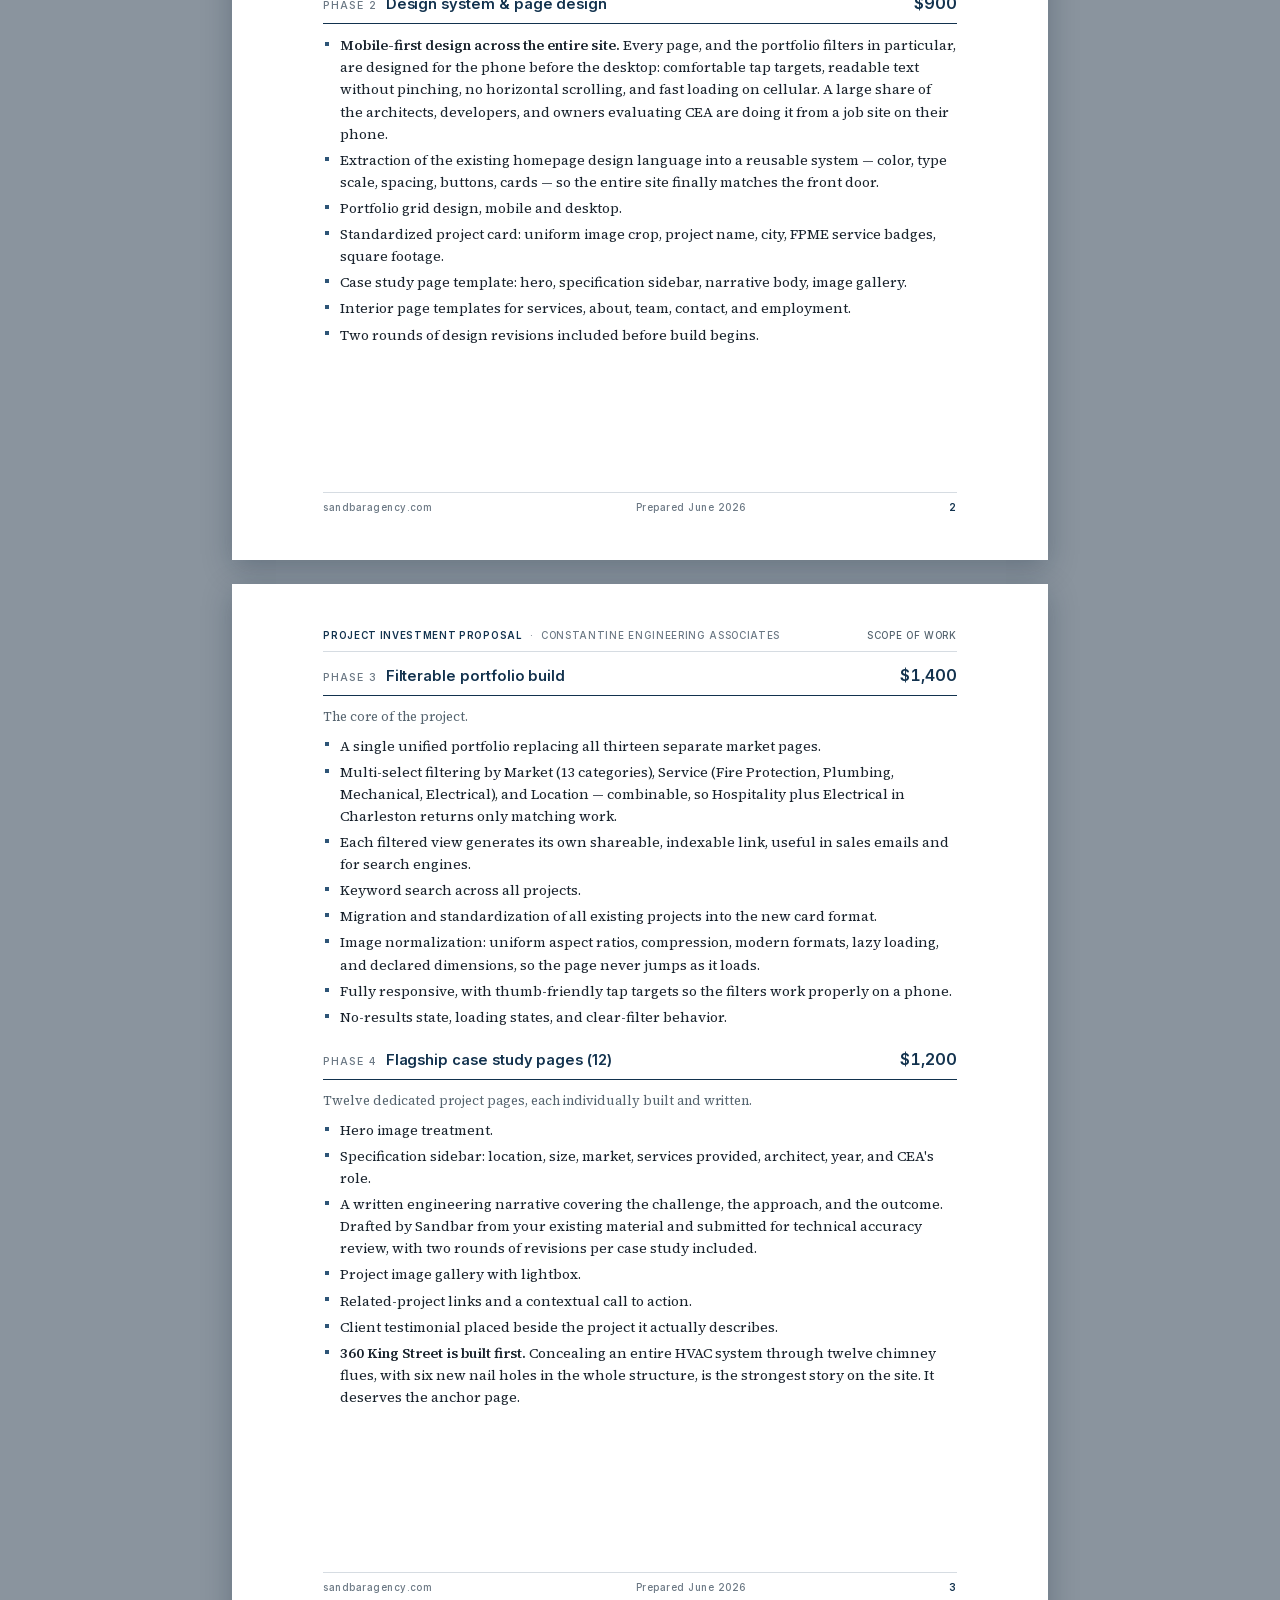
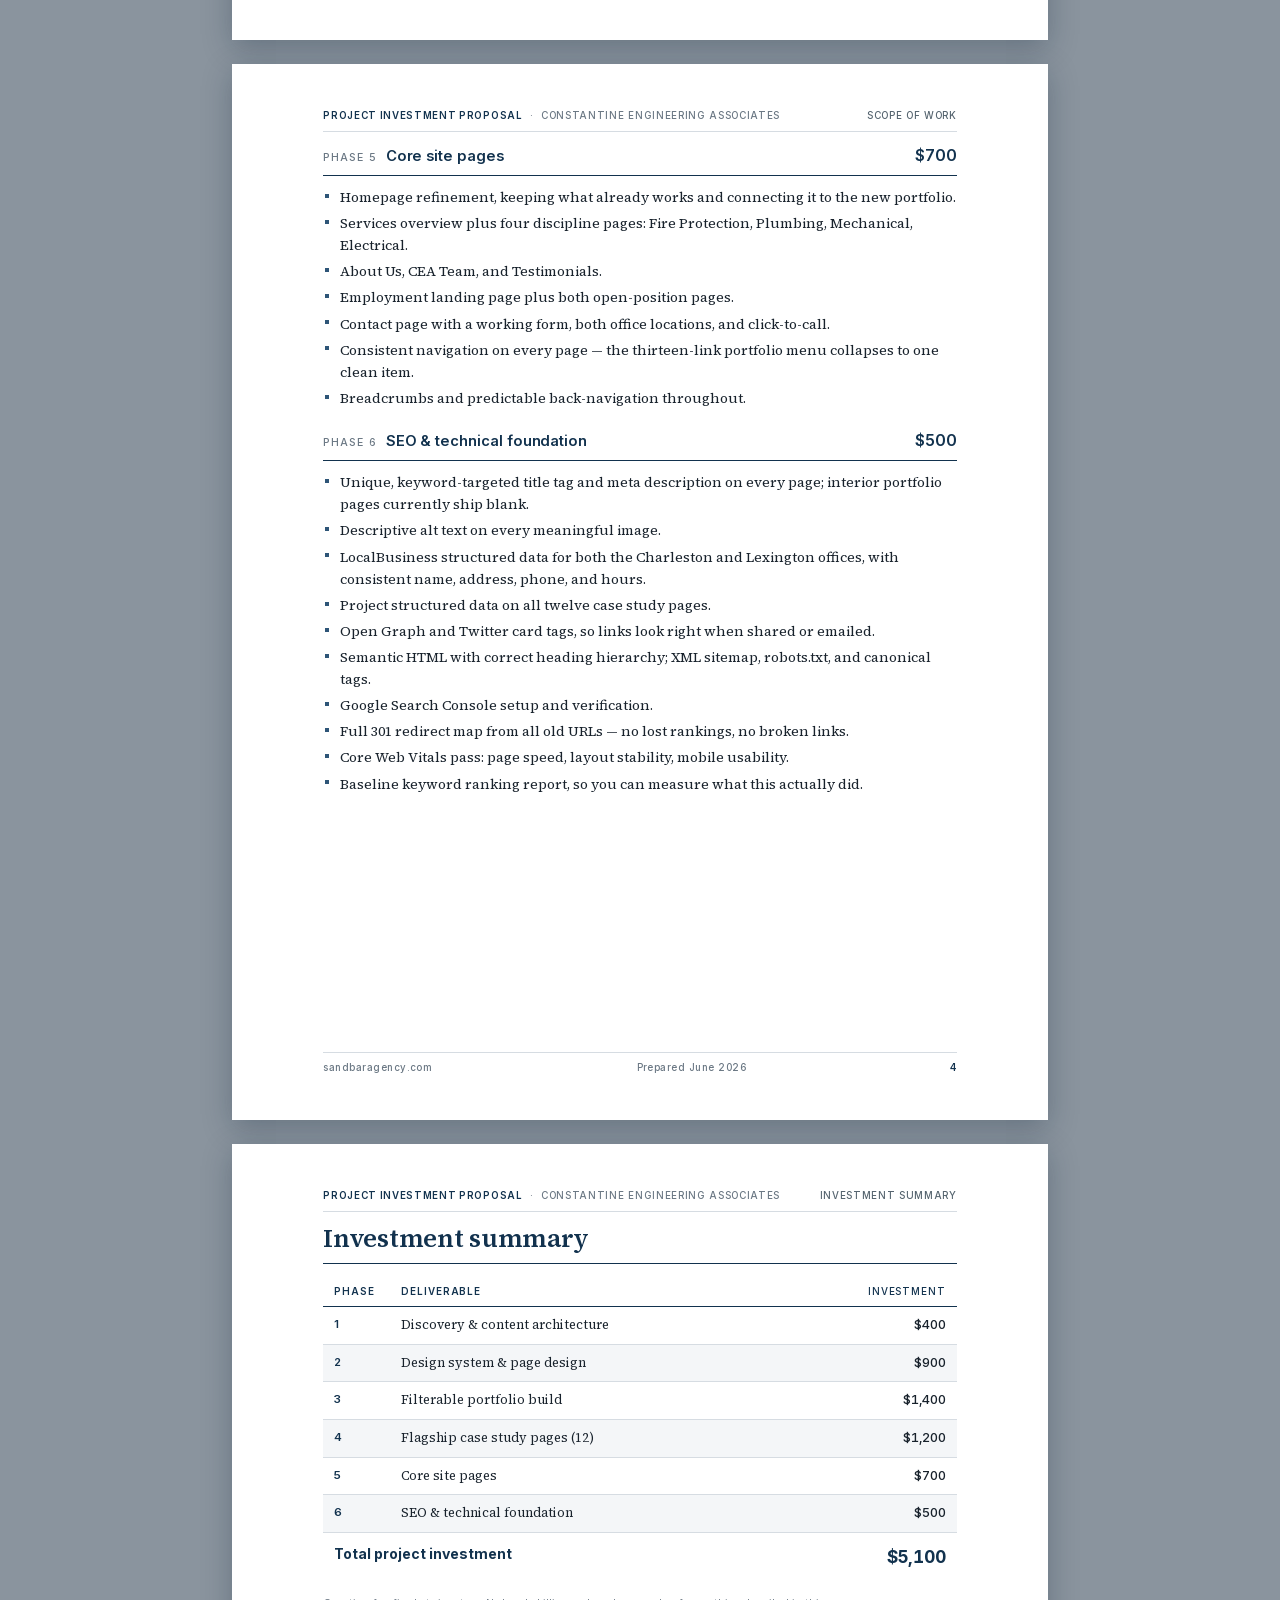
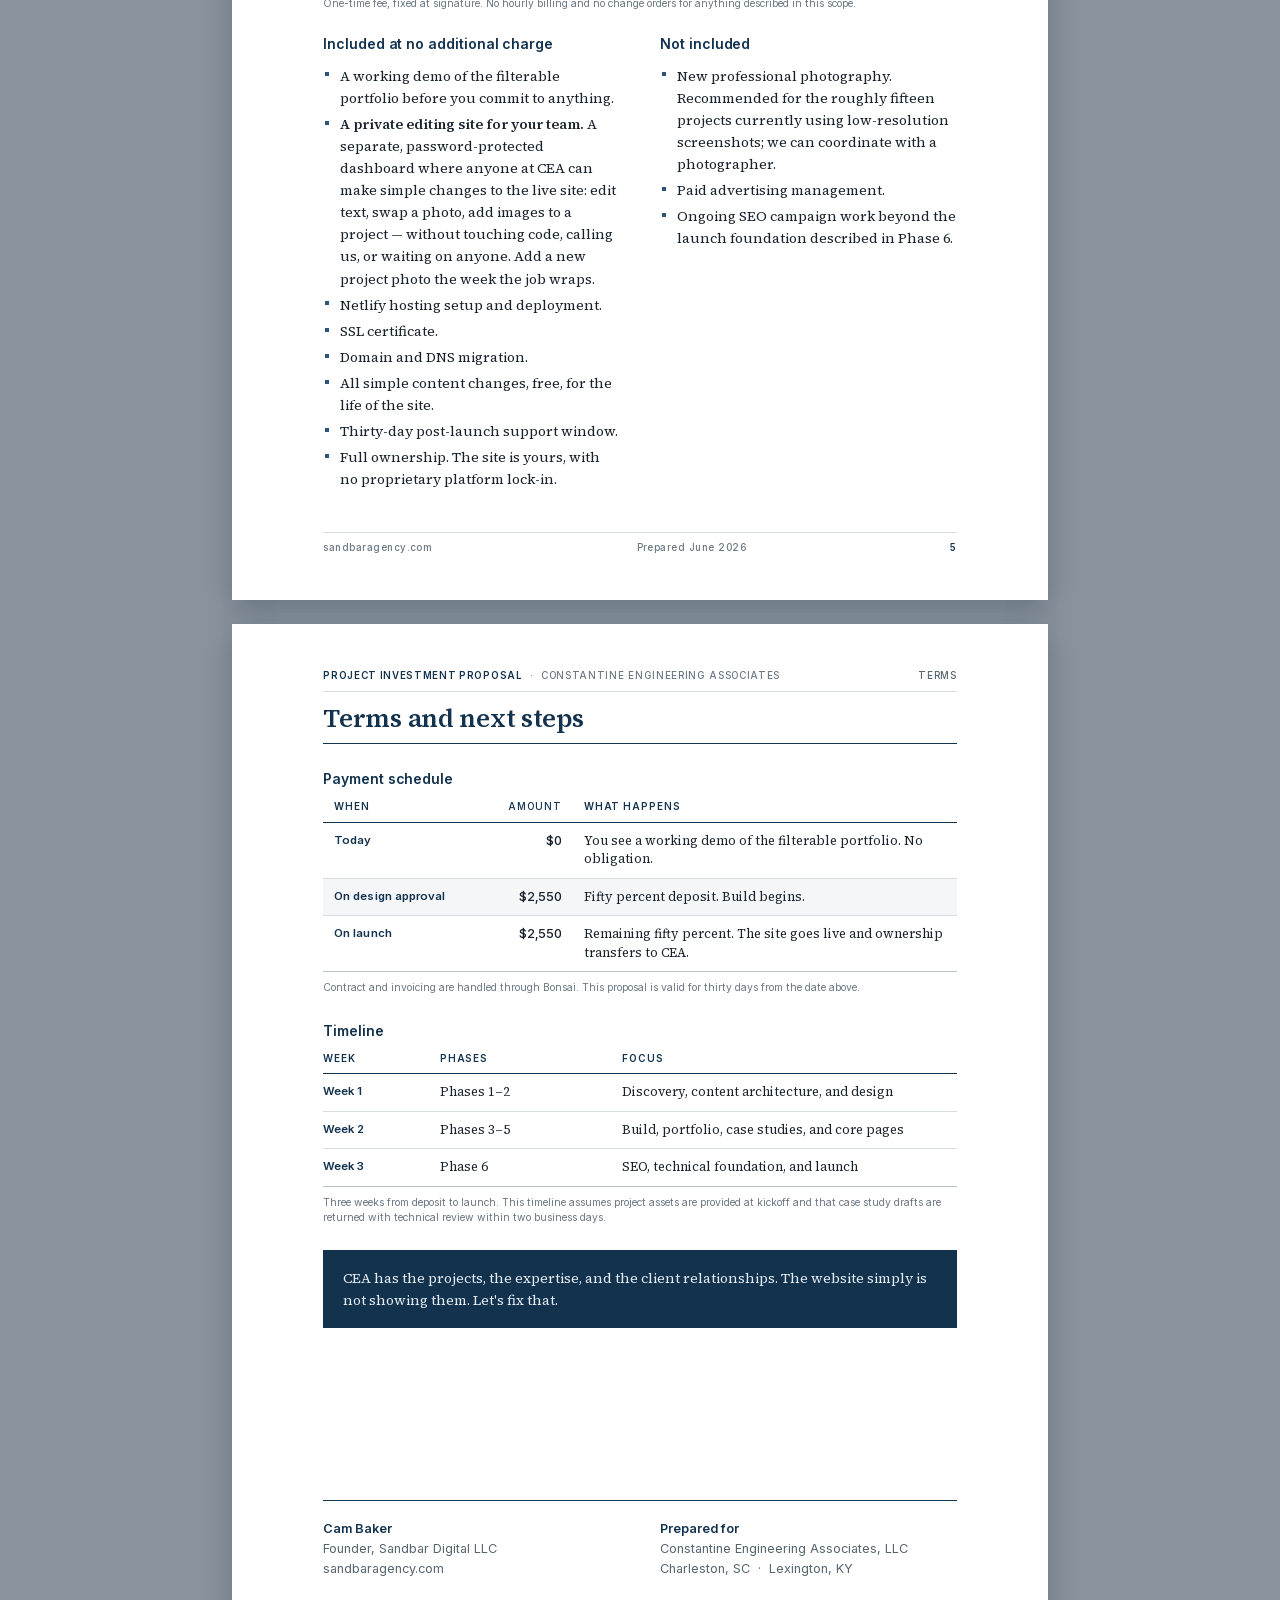
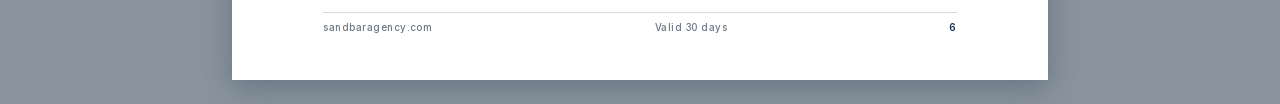
<file: src/investment.html>
<!DOCTYPE html>
<html lang="en">
<head>
<meta charset="utf-8">
<title>Project Investment Proposal — Constantine Engineering Associates</title>
<link rel="stylesheet" href="doc.css">
</head>
<body>

<!-- ======================= 1 · COVER ======================= -->
<section class="page cover">
  <div class="cover-top">
    <p class="wordmark">Sandbar Digital</p>
    <p class="wordmark-sub">Web Design &amp; Digital Marketing &nbsp;·&nbsp; Baldwin County, Alabama</p>

    <h1 class="cover-title">Project Investment<br>Proposal</h1>
    <p class="cover-client">Constantine Engineering Associates, LLC<br><span style="color:#8FA6B8">Full website rebuild &nbsp;·&nbsp; theceateam.com</span></p>
  </div>

  <div class="cover-bottom">
    <div class="cover-figure">
      <span class="label">Total project investment</span>
      <span class="amount">$5,100</span>
    </div>
    <p class="cover-note" style="margin-top:14px">
      One-time fee. Nothing is due until you approve the design. This proposal covers a complete rebuild of
      theceateam.com, organized around three goals: make the site easy to navigate, put CEA's project work
      front and center, and make the portfolio findable in search. Every phase, deliverable, and dollar is
      itemized in the pages that follow.
    </p>
    <div class="cover-meta" style="margin-top:30px">
      <div>
        <h4>Prepared for</h4>
        <p>Constantine Engineering Associates, LLC<br>
           <span>Charleston, SC &nbsp;·&nbsp; Lexington, KY</span></p>
      </div>
      <div>
        <h4>Prepared by</h4>
        <p>Sandbar Digital LLC<br>
           <span>Cam Baker, Founder</span><br>
           <span>sandbaragency.com</span></p>
      </div>
    </div>
    <div class="cover-stamp">
      <span>Prepared June 2026</span><span>Valid 30 days</span>
    </div>
  </div>
</section>

<!-- ======================= 2 · SCOPE 1–3 ======================= -->
<section class="page">
  <div class="runhead"><span><strong>Project Investment Proposal</strong> &nbsp;·&nbsp; Constantine Engineering Associates</span><span class="right">Sandbar Digital</span></div>

  <div class="section-head">
    <h1 class="section">Scope of work</h1>
  </div>
  <p class="section-lead" style="margin-bottom:20px">What is included, phase by phase. Six phases, one fixed
  price, no hourly billing.</p>

  <div class="phase">
    <div class="phase-head">
      <span class="name"><em>Phase 1</em>Discovery &amp; content architecture</span>
      <span class="price">$400</span>
    </div>
    <ul class="bullets compact">
      <li>Full content inventory of the existing site, with all thirteen market pages catalogued.</li>
      <li>Extraction and cleanup of every existing project entry (100+ projects) into a structured database:
        name, location, market, services provided, square footage, architect, year, and status.</li>
      <li>Filter taxonomy design — the Market / Service / Location system that powers the new portfolio.</li>
      <li>Selection of the twelve flagship case study projects with CEA leadership.</li>
      <li>Sitemap and URL structure, including the redirect map from the current thirteen-page structure.</li>
      <li>Asset audit: which projects have usable photography and which need new images.</li>
    </ul>
  </div>

  <div class="phase">
    <div class="phase-head">
      <span class="name"><em>Phase 2</em>Design system &amp; page design</span>
      <span class="price">$900</span>
    </div>
    <ul class="bullets compact">
      <li><strong>Mobile-first design across the entire site.</strong> Every page, and the portfolio filters in
        particular, are designed for the phone before the desktop: comfortable tap targets, readable text
        without pinching, no horizontal scrolling, and fast loading on cellular. A large share of the
        architects, developers, and owners evaluating CEA are doing it from a job site on their phone.</li>
      <li>Extraction of the existing homepage design language into a reusable system — color, type scale,
        spacing, buttons, cards — so the entire site finally matches the front door.</li>
      <li>Portfolio grid design, mobile and desktop.</li>
      <li>Standardized project card: uniform image crop, project name, city, FPME service badges, square
        footage.</li>
      <li>Case study page template: hero, specification sidebar, narrative body, image gallery.</li>
      <li>Interior page templates for services, about, team, contact, and employment.</li>
      <li>Two rounds of design revisions included before build begins.</li>
    </ul>
  </div>

  <div class="runfoot"><span>sandbaragency.com</span><span>Prepared June 2026</span><span class="folio">2</span></div>
</section>

<!-- ======================= 3 · SCOPE 3–4 ======================= -->
<section class="page">
  <div class="runhead"><span><strong>Project Investment Proposal</strong> &nbsp;·&nbsp; Constantine Engineering Associates</span><span class="right">Scope of work</span></div>

  <div class="phase">
    <div class="phase-head">
      <span class="name"><em>Phase 3</em>Filterable portfolio build</span>
      <span class="price">$1,400</span>
    </div>
    <p class="phase-note">The core of the project.</p>
    <ul class="bullets compact">
      <li>A single unified portfolio replacing all thirteen separate market pages.</li>
      <li>Multi-select filtering by Market (13 categories), Service (Fire Protection, Plumbing, Mechanical,
        Electrical), and Location — combinable, so Hospitality plus Electrical in Charleston returns only
        matching work.</li>
      <li>Each filtered view generates its own shareable, indexable link, useful in sales emails and for
        search engines.</li>
      <li>Keyword search across all projects.</li>
      <li>Migration and standardization of all existing projects into the new card format.</li>
      <li>Image normalization: uniform aspect ratios, compression, modern formats, lazy loading, and declared
        dimensions, so the page never jumps as it loads.</li>
      <li>Fully responsive, with thumb-friendly tap targets so the filters work properly on a phone.</li>
      <li>No-results state, loading states, and clear-filter behavior.</li>
    </ul>
  </div>

  <div class="phase">
    <div class="phase-head">
      <span class="name"><em>Phase 4</em>Flagship case study pages (12)</span>
      <span class="price">$1,200</span>
    </div>
    <p class="phase-note">Twelve dedicated project pages, each individually built and written.</p>
    <ul class="bullets compact">
      <li>Hero image treatment.</li>
      <li>Specification sidebar: location, size, market, services provided, architect, year, and CEA's role.</li>
      <li>A written engineering narrative covering the challenge, the approach, and the outcome. Drafted by
        Sandbar from your existing material and submitted for technical accuracy review, with two rounds of
        revisions per case study included.</li>
      <li>Project image gallery with lightbox.</li>
      <li>Related-project links and a contextual call to action.</li>
      <li>Client testimonial placed beside the project it actually describes.</li>
      <li><strong>360 King Street is built first.</strong> Concealing an entire HVAC system through twelve
        chimney flues, with six new nail holes in the whole structure, is the strongest story on the site. It
        deserves the anchor page.</li>
    </ul>
  </div>

  <div class="runfoot"><span>sandbaragency.com</span><span>Prepared June 2026</span><span class="folio">3</span></div>
</section>

<!-- ======================= 4 · SCOPE 5–6 ======================= -->
<section class="page">
  <div class="runhead"><span><strong>Project Investment Proposal</strong> &nbsp;·&nbsp; Constantine Engineering Associates</span><span class="right">Scope of work</span></div>

  <div class="phase">
    <div class="phase-head">
      <span class="name"><em>Phase 5</em>Core site pages</span>
      <span class="price">$700</span>
    </div>
    <ul class="bullets compact">
      <li>Homepage refinement, keeping what already works and connecting it to the new portfolio.</li>
      <li>Services overview plus four discipline pages: Fire Protection, Plumbing, Mechanical, Electrical.</li>
      <li>About Us, CEA Team, and Testimonials.</li>
      <li>Employment landing page plus both open-position pages.</li>
      <li>Contact page with a working form, both office locations, and click-to-call.</li>
      <li>Consistent navigation on every page — the thirteen-link portfolio menu collapses to one clean item.</li>
      <li>Breadcrumbs and predictable back-navigation throughout.</li>
    </ul>
  </div>

  <div class="phase">
    <div class="phase-head">
      <span class="name"><em>Phase 6</em>SEO &amp; technical foundation</span>
      <span class="price">$500</span>
    </div>
    <ul class="bullets compact">
      <li>Unique, keyword-targeted title tag and meta description on every page; interior portfolio pages
        currently ship blank.</li>
      <li>Descriptive alt text on every meaningful image.</li>
      <li>LocalBusiness structured data for both the Charleston and Lexington offices, with consistent name,
        address, phone, and hours.</li>
      <li>Project structured data on all twelve case study pages.</li>
      <li>Open Graph and Twitter card tags, so links look right when shared or emailed.</li>
      <li>Semantic HTML with correct heading hierarchy; XML sitemap, robots.txt, and canonical tags.</li>
      <li>Google Search Console setup and verification.</li>
      <li>Full 301 redirect map from all old URLs — no lost rankings, no broken links.</li>
      <li>Core Web Vitals pass: page speed, layout stability, mobile usability.</li>
      <li>Baseline keyword ranking report, so you can measure what this actually did.</li>
    </ul>
  </div>

  <div class="runfoot"><span>sandbaragency.com</span><span>Prepared June 2026</span><span class="folio">4</span></div>
</section>

<!-- ======================= 5 · INVESTMENT SUMMARY ======================= -->
<section class="page">
  <div class="runhead"><span><strong>Project Investment Proposal</strong> &nbsp;·&nbsp; Constantine Engineering Associates</span><span class="right">Investment summary</span></div>

  <div class="section-head">
    <h1 class="section">Investment summary</h1>
  </div>

  <table class="zebra">
    <thead>
      <tr><th style="width:0.7in">Phase</th><th>Deliverable</th><th class="num" style="width:1.3in">Investment</th></tr>
    </thead>
    <tbody>
      <tr><td class="label">1</td><td>Discovery &amp; content architecture</td><td class="num">$400</td></tr>
      <tr><td class="label">2</td><td>Design system &amp; page design</td><td class="num">$900</td></tr>
      <tr><td class="label">3</td><td>Filterable portfolio build</td><td class="num">$1,400</td></tr>
      <tr><td class="label">4</td><td>Flagship case study pages (12)</td><td class="num">$1,200</td></tr>
      <tr><td class="label">5</td><td>Core site pages</td><td class="num">$700</td></tr>
      <tr><td class="label">6</td><td>SEO &amp; technical foundation</td><td class="num">$500</td></tr>
      <tr class="t-total"><td colspan="2">Total project investment</td><td class="num">$5,100</td></tr>
    </tbody>
  </table>
  <p class="table-note" style="margin-top:12px">One-time fee, fixed at signature. No hourly billing and no
  change orders for anything described in this scope.</p>

  <div class="two-col" style="margin-top:22px">
    <div>
      <h2>Included at no additional charge</h2>
      <ul class="bullets compact">
        <li>A working demo of the filterable portfolio before you commit to anything.</li>
        <li><strong>A private editing site for your team.</strong> A separate, password-protected dashboard
          where anyone at CEA can make simple changes to the live site: edit text, swap a photo, add images to
          a project — without touching code, calling us, or waiting on anyone. Add a new project photo the
          week the job wraps.</li>
        <li>Netlify hosting setup and deployment.</li>
        <li>SSL certificate.</li>
        <li>Domain and DNS migration.</li>
        <li>All simple content changes, free, for the life of the site.</li>
        <li>Thirty-day post-launch support window.</li>
        <li>Full ownership. The site is yours, with no proprietary platform lock-in.</li>
      </ul>
    </div>
    <div>
      <h2>Not included</h2>
      <ul class="bullets compact">
        <li>New professional photography. Recommended for the roughly fifteen projects currently using
          low-resolution screenshots; we can coordinate with a photographer.</li>
        <li>Paid advertising management.</li>
        <li>Ongoing SEO campaign work beyond the launch foundation described in Phase 6.</li>
      </ul>
    </div>
  </div>

  <div class="runfoot"><span>sandbaragency.com</span><span>Prepared June 2026</span><span class="folio">5</span></div>
</section>

<!-- ======================= 6 · TERMS ======================= -->
<section class="page flexpage">
  <div class="runhead"><span><strong>Project Investment Proposal</strong> &nbsp;·&nbsp; Constantine Engineering Associates</span><span class="right">Terms</span></div>

  <div class="body">
    <div class="section-head">
      <h1 class="section">Terms and next steps</h1>
    </div>

    <h2>Payment schedule</h2>
    <table class="zebra">
      <thead>
        <tr><th style="width:1.5in">When</th><th class="num" style="width:1.1in">Amount</th><th>What happens</th></tr>
      </thead>
      <tbody>
        <tr><td class="label">Today</td><td class="num">$0</td>
          <td>You see a working demo of the filterable portfolio. No obligation.</td></tr>
        <tr><td class="label">On design approval</td><td class="num">$2,550</td>
          <td>Fifty percent deposit. Build begins.</td></tr>
        <tr><td class="label">On launch</td><td class="num">$2,550</td>
          <td>Remaining fifty percent. The site goes live and ownership transfers to CEA.</td></tr>
      </tbody>
    </table>
    <p class="table-note">Contract and invoicing are handled through Bonsai. This proposal is valid for thirty
    days from the date above.</p>

    <h2 style="margin-top:24px">Timeline</h2>
    <table>
      <thead>
        <tr><th style="width:1.1in">Week</th><th style="width:1.9in">Phases</th><th>Focus</th></tr>
      </thead>
      <tbody>
        <tr><td class="label">Week 1</td><td>Phases 1–2</td><td>Discovery, content architecture, and design</td></tr>
        <tr><td class="label">Week 2</td><td>Phases 3–5</td><td>Build, portfolio, case studies, and core pages</td></tr>
        <tr><td class="label">Week 3</td><td>Phase 6</td><td>SEO, technical foundation, and launch</td></tr>
      </tbody>
    </table>
    <p class="table-note">Three weeks from deposit to launch. This timeline assumes project assets are
    provided at kickoff and that case study drafts are returned with technical review within two business
    days.</p>

    <div class="panel-navy" style="margin-top:24px">
      <p>CEA has the projects, the expertise, and the client relationships. The website simply is not showing
      them. Let's fix that.</p>
    </div>
  </div>

  <div class="closing">
    <div class="two-col">
      <div class="sig">
        <p style="margin:0"><span class="n">Cam Baker</span><br>
        <span class="m">Founder, Sandbar Digital LLC</span><br>
        <span class="m">sandbaragency.com</span></p>
      </div>
      <div class="sig">
        <p style="margin:0"><span class="n">Prepared for</span><br>
        <span class="m">Constantine Engineering Associates, LLC</span><br>
        <span class="m">Charleston, SC &nbsp;·&nbsp; Lexington, KY</span></p>
      </div>
    </div>
  </div>

  <div class="runfoot"><span>sandbaragency.com</span><span>Valid 30 days</span><span class="folio">6</span></div>
</section>

</body>
</html>
</file>
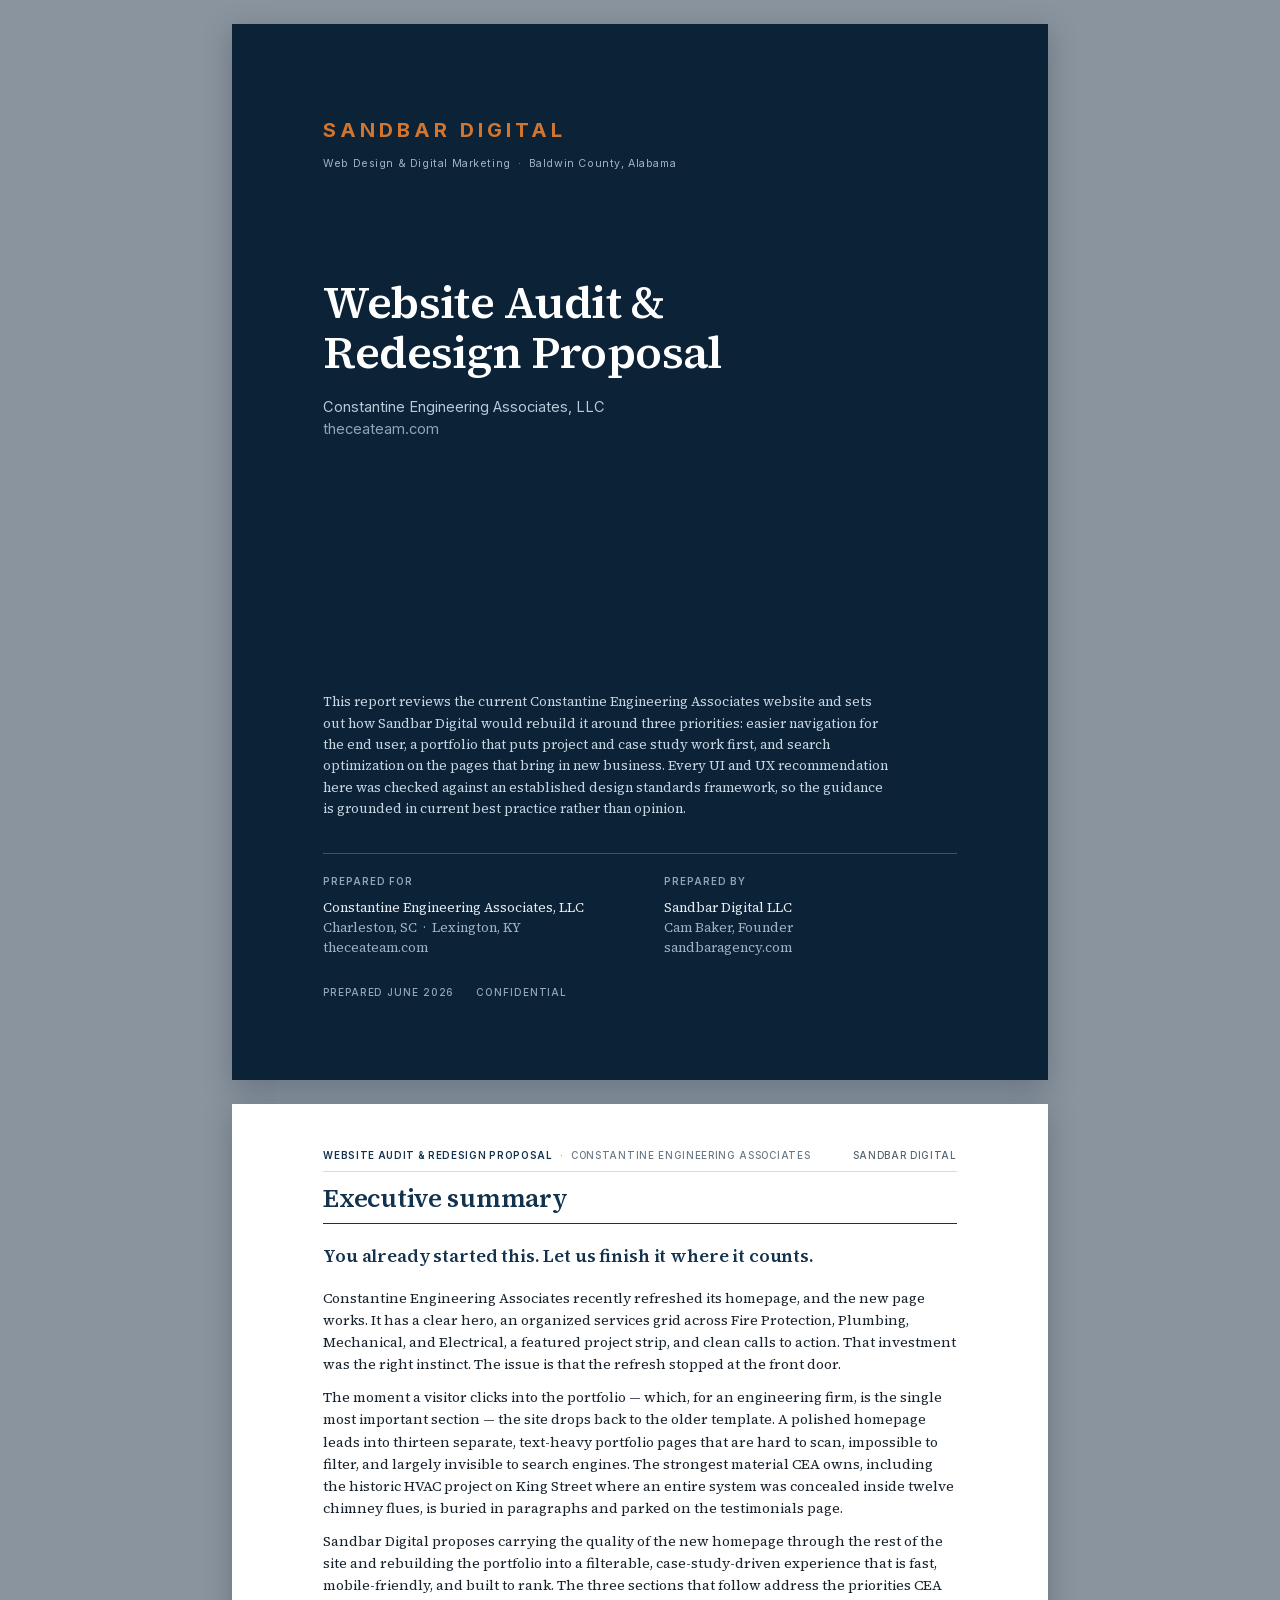
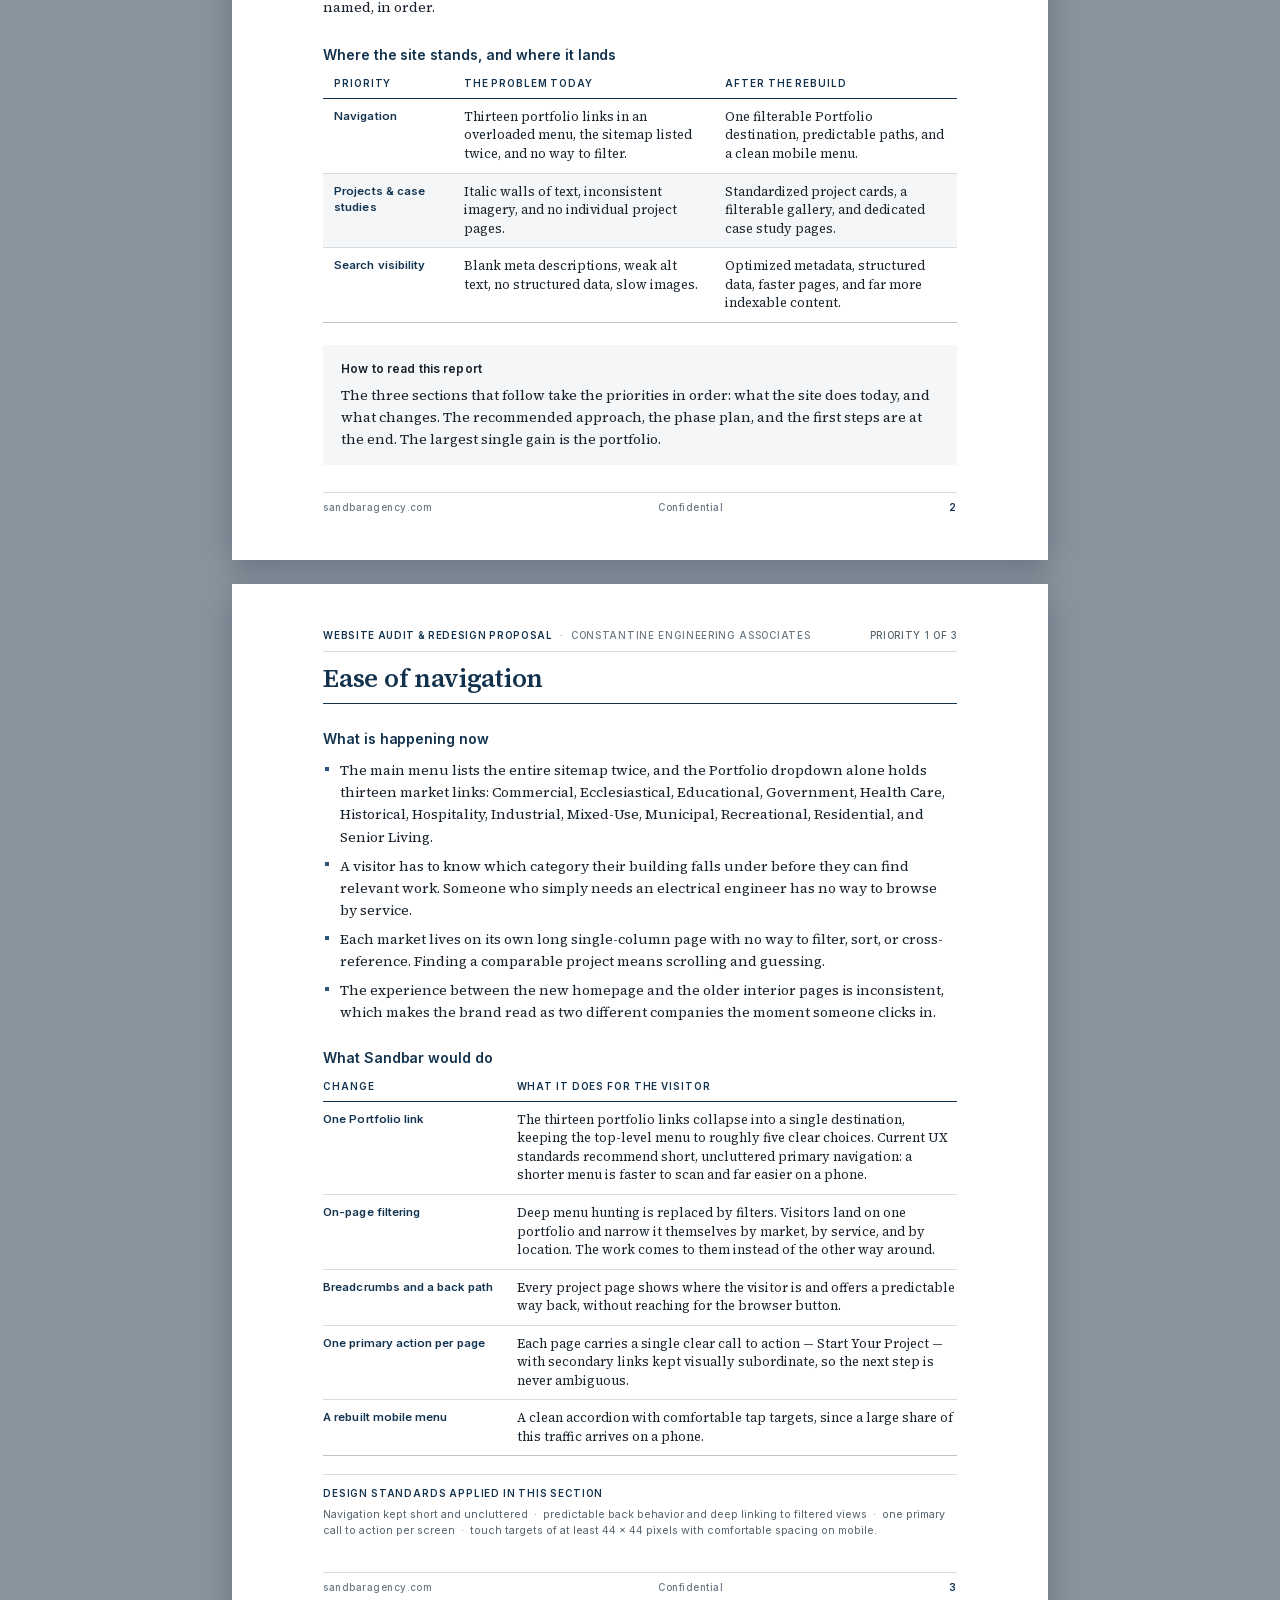
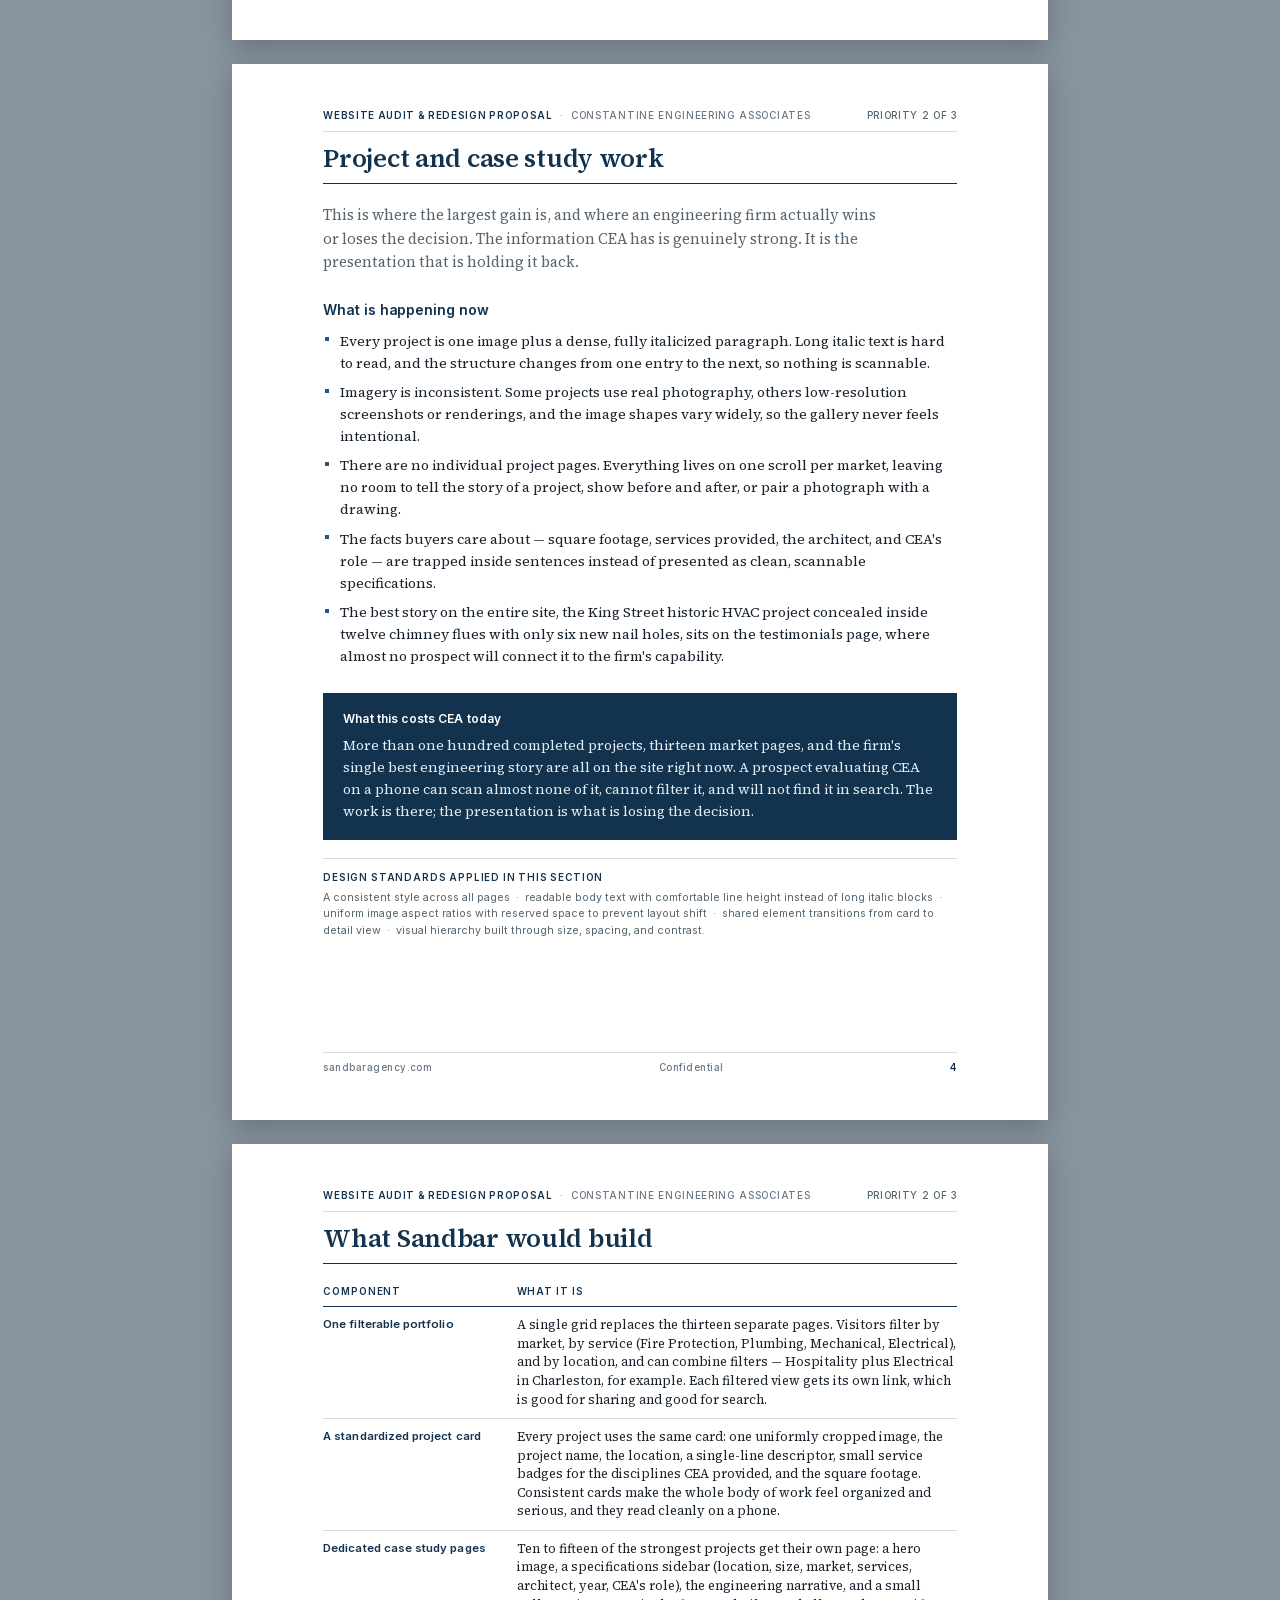
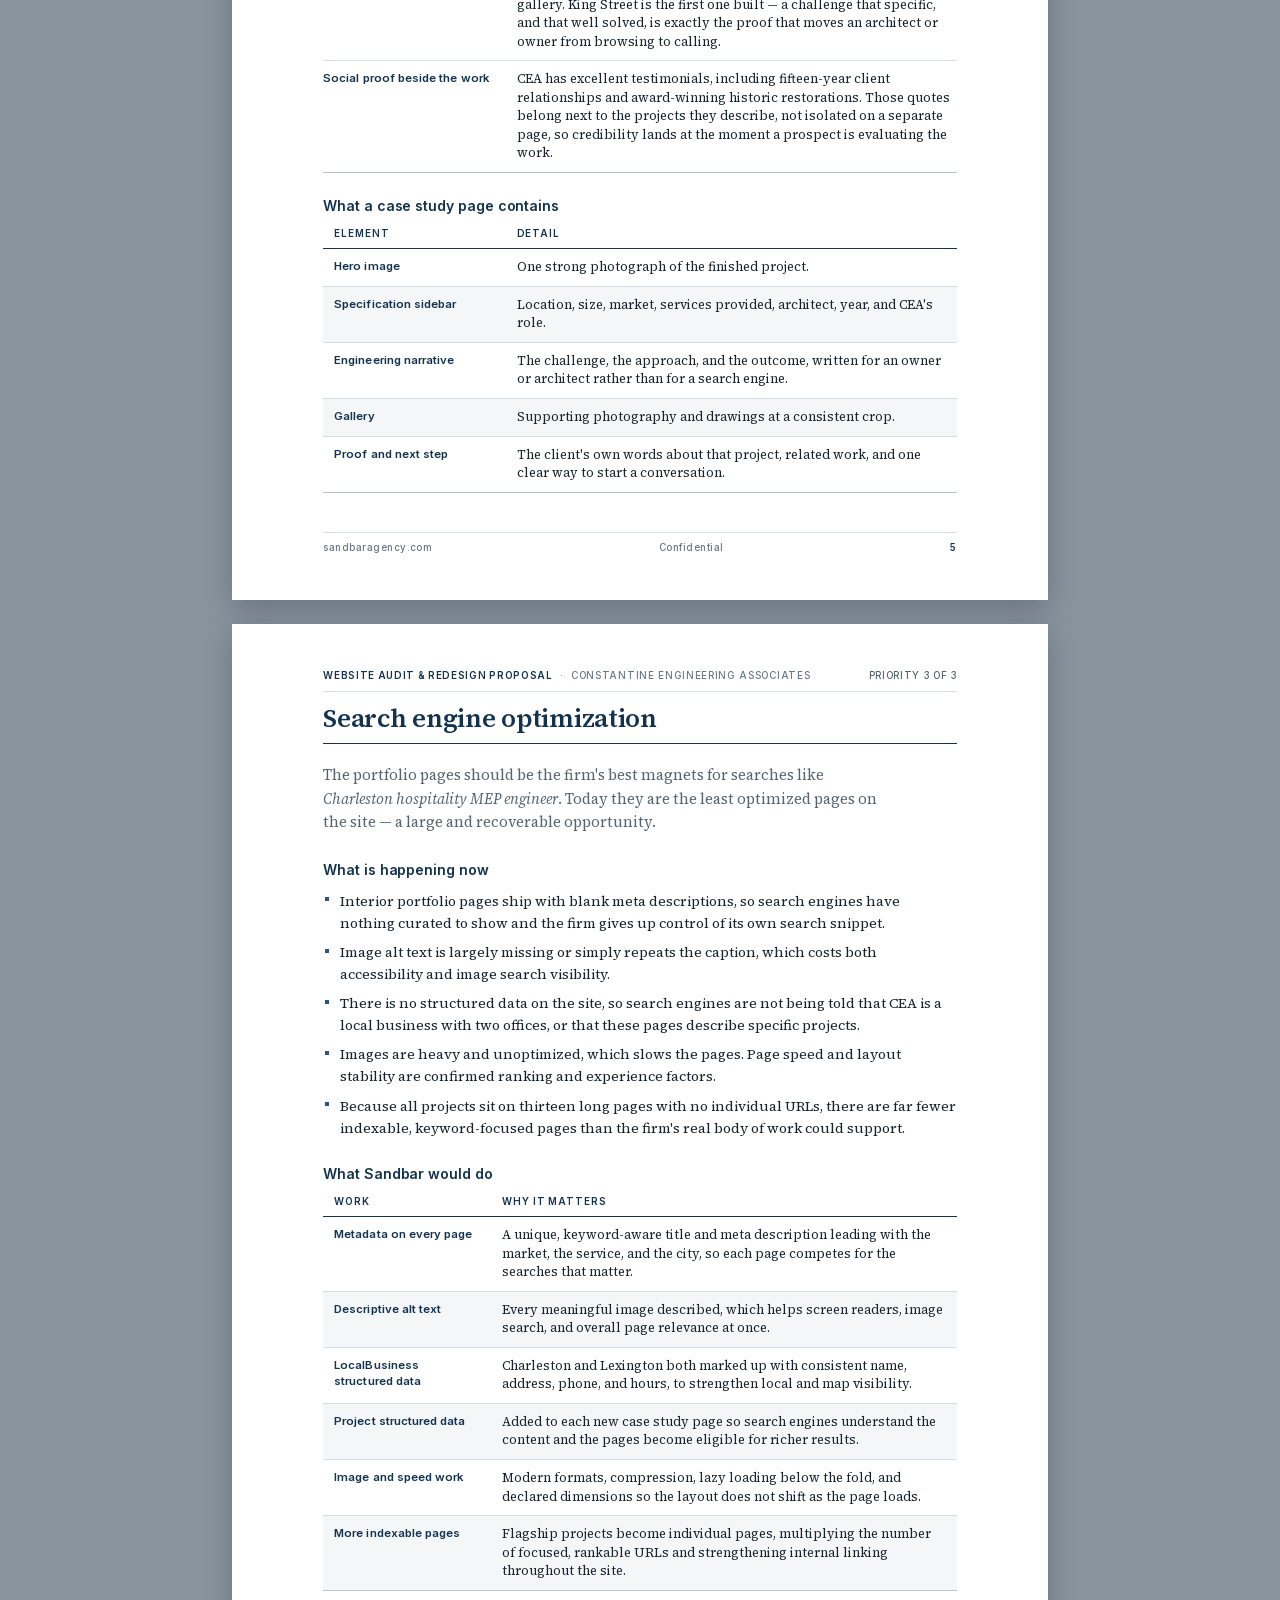
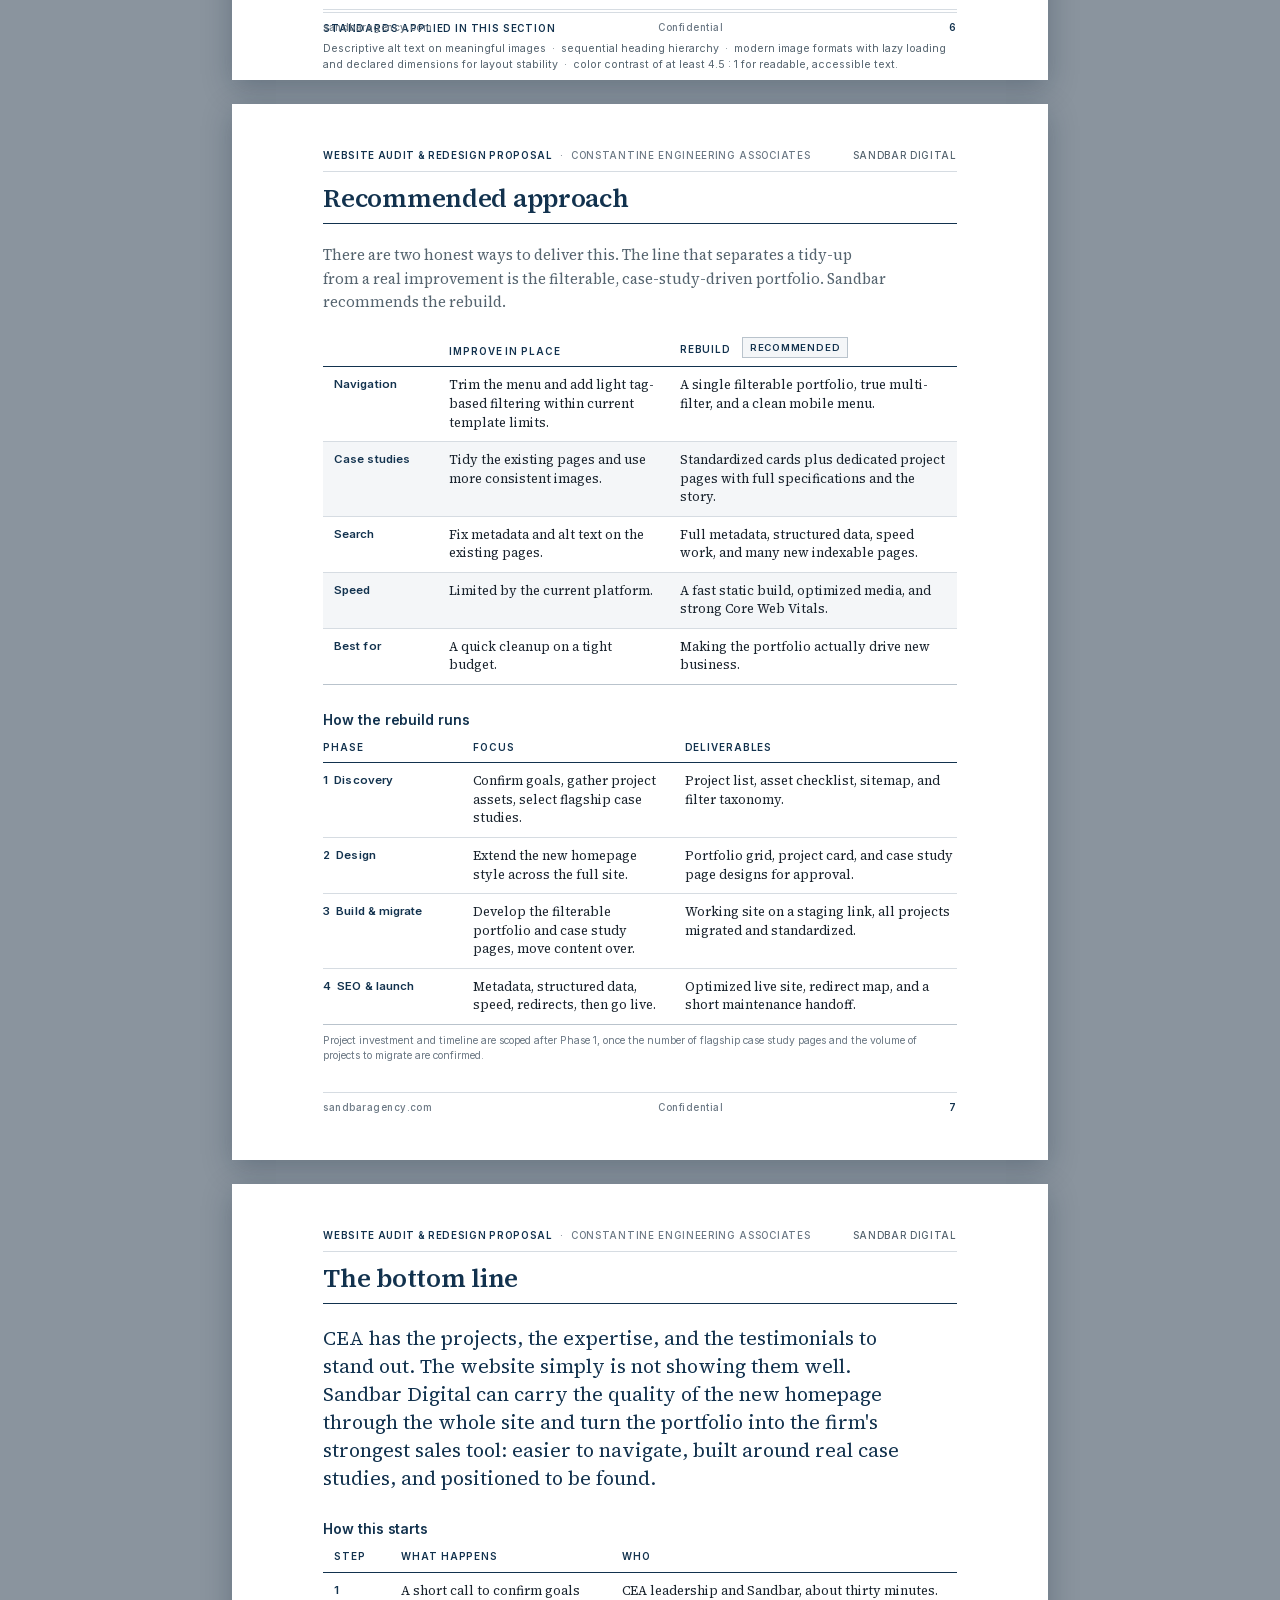
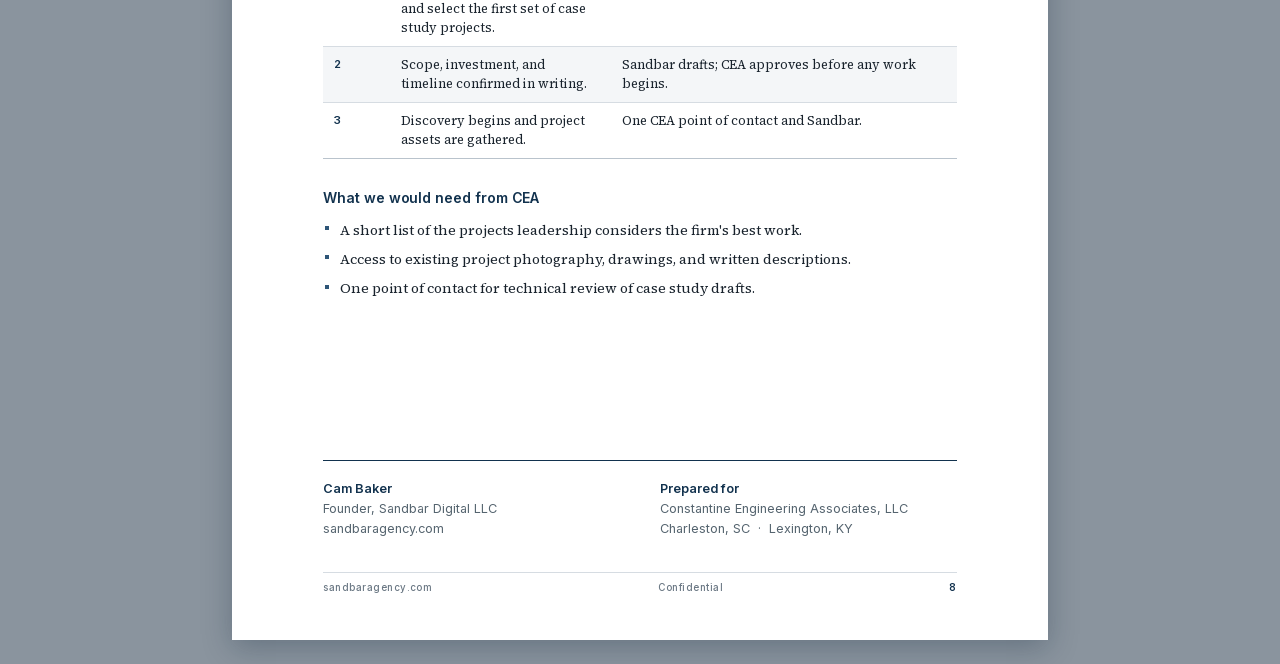
<file: src/proposal.html>
<!DOCTYPE html>
<html lang="en">
<head>
<meta charset="utf-8">
<title>Website Audit &amp; Redesign Proposal — Constantine Engineering Associates</title>
<link rel="stylesheet" href="doc.css">
</head>
<body>

<!-- ======================= 1 · COVER ======================= -->
<section class="page cover">
  <div class="cover-top">
    <p class="wordmark">Sandbar Digital</p>
    <p class="wordmark-sub">Web Design &amp; Digital Marketing &nbsp;·&nbsp; Baldwin County, Alabama</p>

    <h1 class="cover-title">Website Audit &amp;<br>Redesign Proposal</h1>
    <p class="cover-client">Constantine Engineering Associates, LLC<br><span style="color:#8FA6B8">theceateam.com</span></p>
  </div>

  <div class="cover-bottom">
    <p class="cover-note">
      This report reviews the current Constantine Engineering Associates website and sets out how
      Sandbar Digital would rebuild it around three priorities: easier navigation for the end user, a
      portfolio that puts project and case study work first, and search optimization on the pages that
      bring in new business. Every UI and UX recommendation here was checked against an established
      design standards framework, so the guidance is grounded in current best practice rather than opinion.
    </p>
    <div class="cover-meta" style="margin-top:34px">
      <div>
        <h4>Prepared for</h4>
        <p>Constantine Engineering Associates, LLC<br>
           <span>Charleston, SC &nbsp;·&nbsp; Lexington, KY</span><br>
           <span>theceateam.com</span></p>
      </div>
      <div>
        <h4>Prepared by</h4>
        <p>Sandbar Digital LLC<br>
           <span>Cam Baker, Founder</span><br>
           <span>sandbaragency.com</span></p>
      </div>
    </div>
    <div class="cover-stamp">
      <span>Prepared June 2026</span><span>Confidential</span>
    </div>
  </div>
</section>

<!-- ======================= 2 · EXECUTIVE SUMMARY ======================= -->
<section class="page">
  <div class="runhead"><span><strong>Website Audit &amp; Redesign Proposal</strong> &nbsp;·&nbsp; Constantine Engineering Associates</span><span class="right">Sandbar Digital</span></div>

  <div class="section-head">
    <h1 class="section">Executive summary</h1>
  </div>

  <blockquote class="pull">You already started this. Let us finish it where it counts.</blockquote>

  <p>Constantine Engineering Associates recently refreshed its homepage, and the new page works. It has a
  clear hero, an organized services grid across Fire Protection, Plumbing, Mechanical, and Electrical, a
  featured project strip, and clean calls to action. That investment was the right instinct. The issue is
  that the refresh stopped at the front door.</p>

  <p>The moment a visitor clicks into the portfolio — which, for an engineering firm, is the single most
  important section — the site drops back to the older template. A polished homepage leads into thirteen
  separate, text-heavy portfolio pages that are hard to scan, impossible to filter, and largely invisible to
  search engines. The strongest material CEA owns, including the historic HVAC project on King Street where
  an entire system was concealed inside twelve chimney flues, is buried in paragraphs and parked on the
  testimonials page.</p>

  <p>Sandbar Digital proposes carrying the quality of the new homepage through the rest of the site and
  rebuilding the portfolio into a filterable, case-study-driven experience that is fast, mobile-friendly, and
  built to rank. The three sections that follow address the priorities CEA named, in order.</p>

  <h2 style="margin-top:26px">Where the site stands, and where it lands</h2>
  <table class="zebra">
    <thead>
      <tr><th style="width:1.35in">Priority</th><th>The problem today</th><th>After the rebuild</th></tr>
    </thead>
    <tbody>
      <tr>
        <td class="label">Navigation</td>
        <td>Thirteen portfolio links in an overloaded menu, the sitemap listed twice, and no way to filter.</td>
        <td>One filterable Portfolio destination, predictable paths, and a clean mobile menu.</td>
      </tr>
      <tr>
        <td class="label">Projects &amp; case studies</td>
        <td>Italic walls of text, inconsistent imagery, and no individual project pages.</td>
        <td>Standardized project cards, a filterable gallery, and dedicated case study pages.</td>
      </tr>
      <tr>
        <td class="label">Search visibility</td>
        <td>Blank meta descriptions, weak alt text, no structured data, slow images.</td>
        <td>Optimized metadata, structured data, faster pages, and far more indexable content.</td>
      </tr>
    </tbody>
  </table>

  <div class="panel" style="margin-top:22px">
    <h3>How to read this report</h3>
    <p style="margin-bottom:0">The three sections that follow take the priorities in order: what the site does
    today, and what changes. The recommended approach, the phase plan, and the first steps are at the end.
    The largest single gain is the portfolio.</p>
  </div>

  <div class="runfoot"><span>sandbaragency.com</span><span>Confidential</span><span class="folio">2</span></div>
</section>

<!-- ======================= 3 · NAVIGATION ======================= -->
<section class="page">
  <div class="runhead"><span><strong>Website Audit &amp; Redesign Proposal</strong> &nbsp;·&nbsp; Constantine Engineering Associates</span><span class="right">Priority 1 of 3</span></div>

  <div class="section-head">
    <h1 class="section">Ease of navigation</h1>
  </div>

  <h2>What is happening now</h2>
  <ul class="bullets">
    <li>The main menu lists the entire sitemap twice, and the Portfolio dropdown alone holds thirteen
      market links: Commercial, Ecclesiastical, Educational, Government, Health Care, Historical, Hospitality,
      Industrial, Mixed-Use, Municipal, Recreational, Residential, and Senior Living.</li>
    <li>A visitor has to know which category their building falls under before they can find relevant work.
      Someone who simply needs an electrical engineer has no way to browse by service.</li>
    <li>Each market lives on its own long single-column page with no way to filter, sort, or cross-reference.
      Finding a comparable project means scrolling and guessing.</li>
    <li>The experience between the new homepage and the older interior pages is inconsistent, which makes
      the brand read as two different companies the moment someone clicks in.</li>
  </ul>

  <h2>What Sandbar would do</h2>
  <table>
    <thead>
      <tr><th style="width:1.9in">Change</th><th>What it does for the visitor</th></tr>
    </thead>
    <tbody>
      <tr>
        <td class="label">One Portfolio link</td>
        <td>The thirteen portfolio links collapse into a single destination, keeping the top-level menu to
          roughly five clear choices. Current UX standards recommend short, uncluttered primary navigation:
          a shorter menu is faster to scan and far easier on a phone.</td>
      </tr>
      <tr>
        <td class="label">On-page filtering</td>
        <td>Deep menu hunting is replaced by filters. Visitors land on one portfolio and narrow it themselves
          by market, by service, and by location. The work comes to them instead of the other way around.</td>
      </tr>
      <tr>
        <td class="label">Breadcrumbs and a back path</td>
        <td>Every project page shows where the visitor is and offers a predictable way back, without reaching
          for the browser button.</td>
      </tr>
      <tr>
        <td class="label">One primary action per page</td>
        <td>Each page carries a single clear call to action — Start Your Project — with secondary links kept
          visually subordinate, so the next step is never ambiguous.</td>
      </tr>
      <tr>
        <td class="label">A rebuilt mobile menu</td>
        <td>A clean accordion with comfortable tap targets, since a large share of this traffic arrives on a
          phone.</td>
      </tr>
    </tbody>
  </table>

  <div class="standards">
    <span class="h">Design standards applied in this section</span>
    Navigation kept short and uncluttered &nbsp;·&nbsp; predictable back behavior and deep linking to filtered
    views &nbsp;·&nbsp; one primary call to action per screen &nbsp;·&nbsp; touch targets of at least 44 × 44
    pixels with comfortable spacing on mobile.
  </div>

  <div class="runfoot"><span>sandbaragency.com</span><span>Confidential</span><span class="folio">3</span></div>
</section>

<!-- ======================= 4 · PORTFOLIO (part 1) ======================= -->
<section class="page">
  <div class="runhead"><span><strong>Website Audit &amp; Redesign Proposal</strong> &nbsp;·&nbsp; Constantine Engineering Associates</span><span class="right">Priority 2 of 3</span></div>

  <div class="section-head">
    <h1 class="section">Project and case study work</h1>
  </div>

  <p class="section-lead">This is where the largest gain is, and where an engineering firm actually wins or
  loses the decision. The information CEA has is genuinely strong. It is the presentation that is holding it
  back.</p>

  <h2>What is happening now</h2>
  <ul class="bullets">
    <li>Every project is one image plus a dense, fully italicized paragraph. Long italic text is hard to read,
      and the structure changes from one entry to the next, so nothing is scannable.</li>
    <li>Imagery is inconsistent. Some projects use real photography, others low-resolution screenshots or
      renderings, and the image shapes vary widely, so the gallery never feels intentional.</li>
    <li>There are no individual project pages. Everything lives on one scroll per market, leaving no room to
      tell the story of a project, show before and after, or pair a photograph with a drawing.</li>
    <li>The facts buyers care about — square footage, services provided, the architect, and CEA's role — are
      trapped inside sentences instead of presented as clean, scannable specifications.</li>
    <li>The best story on the entire site, the King Street historic HVAC project concealed inside twelve
      chimney flues with only six new nail holes, sits on the testimonials page, where almost no prospect will
      connect it to the firm's capability.</li>
  </ul>

  <div class="panel-navy" style="margin-top:26px">
    <h3>What this costs CEA today</h3>
    <p>More than one hundred completed projects, thirteen market pages, and the firm's single best
    engineering story are all on the site right now. A prospect evaluating CEA on a phone can scan almost
    none of it, cannot filter it, and will not find it in search. The work is there; the presentation is
    what is losing the decision.</p>
  </div>

  <div class="standards">
    <span class="h">Design standards applied in this section</span>
    A consistent style across all pages &nbsp;·&nbsp; readable body text with comfortable line height instead
    of long italic blocks &nbsp;·&nbsp; uniform image aspect ratios with reserved space to prevent layout
    shift &nbsp;·&nbsp; shared element transitions from card to detail view &nbsp;·&nbsp; visual hierarchy
    built through size, spacing, and contrast.
  </div>

  <div class="runfoot"><span>sandbaragency.com</span><span>Confidential</span><span class="folio">4</span></div>
</section>

<!-- ======================= 5 · PORTFOLIO (part 2) ======================= -->
<section class="page">
  <div class="runhead"><span><strong>Website Audit &amp; Redesign Proposal</strong> &nbsp;·&nbsp; Constantine Engineering Associates</span><span class="right">Priority 2 of 3</span></div>

  <div class="section-head">
    <h1 class="section">What Sandbar would build</h1>
  </div>

  <table>
    <thead>
      <tr><th style="width:1.9in">Component</th><th>What it is</th></tr>
    </thead>
    <tbody>
      <tr>
        <td class="label">One filterable portfolio</td>
        <td>A single grid replaces the thirteen separate pages. Visitors filter by market, by service (Fire
          Protection, Plumbing, Mechanical, Electrical), and by location, and can combine filters — Hospitality
          plus Electrical in Charleston, for example. Each filtered view gets its own link, which is good for
          sharing and good for search.</td>
      </tr>
      <tr>
        <td class="label">A standardized project card</td>
        <td>Every project uses the same card: one uniformly cropped image, the project name, the location, a
          single-line descriptor, small service badges for the disciplines CEA provided, and the square
          footage. Consistent cards make the whole body of work feel organized and serious, and they read
          cleanly on a phone.</td>
      </tr>
      <tr>
        <td class="label">Dedicated case study pages</td>
        <td>Ten to fifteen of the strongest projects get their own page: a hero image, a specifications
          sidebar (location, size, market, services, architect, year, CEA's role), the engineering narrative,
          and a small gallery. King Street is the first one built — a challenge that specific, and that well
          solved, is exactly the proof that moves an architect or owner from browsing to calling.</td>
      </tr>
      <tr>
        <td class="label">Social proof beside the work</td>
        <td>CEA has excellent testimonials, including fifteen-year client relationships and award-winning
          historic restorations. Those quotes belong next to the projects they describe, not isolated on a
          separate page, so credibility lands at the moment a prospect is evaluating the work.</td>
      </tr>
    </tbody>
  </table>

  <h2 style="margin-top:22px">What a case study page contains</h2>
  <table class="zebra">
    <thead>
      <tr><th style="width:1.9in">Element</th><th>Detail</th></tr>
    </thead>
    <tbody>
      <tr><td class="label">Hero image</td><td>One strong photograph of the finished project.</td></tr>
      <tr><td class="label">Specification sidebar</td><td>Location, size, market, services provided, architect, year, and CEA's role.</td></tr>
      <tr><td class="label">Engineering narrative</td><td>The challenge, the approach, and the outcome, written for an owner or architect rather than for a search engine.</td></tr>
      <tr><td class="label">Gallery</td><td>Supporting photography and drawings at a consistent crop.</td></tr>
      <tr><td class="label">Proof and next step</td><td>The client's own words about that project, related work, and one clear way to start a conversation.</td></tr>
    </tbody>
  </table>

  <div class="runfoot"><span>sandbaragency.com</span><span>Confidential</span><span class="folio">5</span></div>
</section>

<!-- ======================= 6 · SEO ======================= -->
<section class="page">
  <div class="runhead"><span><strong>Website Audit &amp; Redesign Proposal</strong> &nbsp;·&nbsp; Constantine Engineering Associates</span><span class="right">Priority 3 of 3</span></div>

  <div class="section-head">
    <h1 class="section">Search engine optimization</h1>
  </div>

  <p class="section-lead">The portfolio pages should be the firm's best magnets for searches like
  <em>Charleston hospitality MEP engineer</em>. Today they are the least optimized pages on the site — a
  large and recoverable opportunity.</p>

  <h2>What is happening now</h2>
  <ul class="bullets">
    <li>Interior portfolio pages ship with blank meta descriptions, so search engines have nothing curated to
      show and the firm gives up control of its own search snippet.</li>
    <li>Image alt text is largely missing or simply repeats the caption, which costs both accessibility and
      image search visibility.</li>
    <li>There is no structured data on the site, so search engines are not being told that CEA is a local
      business with two offices, or that these pages describe specific projects.</li>
    <li>Images are heavy and unoptimized, which slows the pages. Page speed and layout stability are
      confirmed ranking and experience factors.</li>
    <li>Because all projects sit on thirteen long pages with no individual URLs, there are far fewer
      indexable, keyword-focused pages than the firm's real body of work could support.</li>
  </ul>

  <h2>What Sandbar would do</h2>
  <table class="zebra">
    <thead>
      <tr><th style="width:1.75in">Work</th><th>Why it matters</th></tr>
    </thead>
    <tbody>
      <tr><td class="label">Metadata on every page</td>
        <td>A unique, keyword-aware title and meta description leading with the market, the service, and the
          city, so each page competes for the searches that matter.</td></tr>
      <tr><td class="label">Descriptive alt text</td>
        <td>Every meaningful image described, which helps screen readers, image search, and overall page
          relevance at once.</td></tr>
      <tr><td class="label">LocalBusiness structured data</td>
        <td>Charleston and Lexington both marked up with consistent name, address, phone, and hours, to
          strengthen local and map visibility.</td></tr>
      <tr><td class="label">Project structured data</td>
        <td>Added to each new case study page so search engines understand the content and the pages become
          eligible for richer results.</td></tr>
      <tr><td class="label">Image and speed work</td>
        <td>Modern formats, compression, lazy loading below the fold, and declared dimensions so the layout
          does not shift as the page loads.</td></tr>
      <tr><td class="label">More indexable pages</td>
        <td>Flagship projects become individual pages, multiplying the number of focused, rankable URLs and
          strengthening internal linking throughout the site.</td></tr>
    </tbody>
  </table>

  <div class="standards">
    <span class="h">Standards applied in this section</span>
    Descriptive alt text on meaningful images &nbsp;·&nbsp; sequential heading hierarchy &nbsp;·&nbsp; modern
    image formats with lazy loading and declared dimensions for layout stability &nbsp;·&nbsp; color contrast
    of at least 4.5 : 1 for readable, accessible text.
  </div>

  <div class="runfoot"><span>sandbaragency.com</span><span>Confidential</span><span class="folio">6</span></div>
</section>

<!-- ======================= 7 · APPROACH ======================= -->
<section class="page">
  <div class="runhead"><span><strong>Website Audit &amp; Redesign Proposal</strong> &nbsp;·&nbsp; Constantine Engineering Associates</span><span class="right">Sandbar Digital</span></div>

  <div class="section-head">
    <h1 class="section">Recommended approach</h1>
  </div>

  <p class="section-lead">There are two honest ways to deliver this. The line that separates a tidy-up from a
  real improvement is the filterable, case-study-driven portfolio. Sandbar recommends the rebuild.</p>

  <table class="zebra">
    <thead>
      <tr>
        <th style="width:1.2in">&nbsp;</th>
        <th style="width:2.4in">Improve in place</th>
        <th>Rebuild <span class="badge">Recommended</span></th>
      </tr>
    </thead>
    <tbody>
      <tr><td class="label">Navigation</td>
        <td>Trim the menu and add light tag-based filtering within current template limits.</td>
        <td>A single filterable portfolio, true multi-filter, and a clean mobile menu.</td></tr>
      <tr><td class="label">Case studies</td>
        <td>Tidy the existing pages and use more consistent images.</td>
        <td>Standardized cards plus dedicated project pages with full specifications and the story.</td></tr>
      <tr><td class="label">Search</td>
        <td>Fix metadata and alt text on the existing pages.</td>
        <td>Full metadata, structured data, speed work, and many new indexable pages.</td></tr>
      <tr><td class="label">Speed</td>
        <td>Limited by the current platform.</td>
        <td>A fast static build, optimized media, and strong Core Web Vitals.</td></tr>
      <tr><td class="label">Best for</td>
        <td>A quick cleanup on a tight budget.</td>
        <td>Making the portfolio actually drive new business.</td></tr>
    </tbody>
  </table>

  <h2 style="margin-top:24px">How the rebuild runs</h2>
  <table>
    <thead>
      <tr><th style="width:1.45in">Phase</th><th style="width:2.2in">Focus</th><th>Deliverables</th></tr>
    </thead>
    <tbody>
      <tr><td class="label">1 &nbsp;Discovery</td>
        <td>Confirm goals, gather project assets, select flagship case studies.</td>
        <td>Project list, asset checklist, sitemap, and filter taxonomy.</td></tr>
      <tr><td class="label">2 &nbsp;Design</td>
        <td>Extend the new homepage style across the full site.</td>
        <td>Portfolio grid, project card, and case study page designs for approval.</td></tr>
      <tr><td class="label">3 &nbsp;Build &amp; migrate</td>
        <td>Develop the filterable portfolio and case study pages, move content over.</td>
        <td>Working site on a staging link, all projects migrated and standardized.</td></tr>
      <tr><td class="label">4 &nbsp;SEO &amp; launch</td>
        <td>Metadata, structured data, speed, redirects, then go live.</td>
        <td>Optimized live site, redirect map, and a short maintenance handoff.</td></tr>
    </tbody>
  </table>
  <p class="table-note">Project investment and timeline are scoped after Phase 1, once the number of flagship
  case study pages and the volume of projects to migrate are confirmed.</p>

  <div class="runfoot"><span>sandbaragency.com</span><span>Confidential</span><span class="folio">7</span></div>
</section>

<!-- ======================= 8 · CLOSE ======================= -->
<section class="page flexpage">
  <div class="runhead"><span><strong>Website Audit &amp; Redesign Proposal</strong> &nbsp;·&nbsp; Constantine Engineering Associates</span><span class="right">Sandbar Digital</span></div>

  <div class="body">
    <div class="section-head">
      <h1 class="section">The bottom line</h1>
    </div>

    <p style="font-size:14.5pt; line-height:1.45; color:var(--navy); max-width:6.1in; margin-bottom:18px">CEA has the projects, the expertise, and the testimonials to stand out. The website simply is not
    showing them well. Sandbar Digital can carry the quality of the new homepage through the whole site and
    turn the portfolio into the firm's strongest sales tool: easier to navigate, built around real case
    studies, and positioned to be found.</p>

    <h2 style="margin-top:26px">How this starts</h2>
    <table class="zebra">
      <thead>
        <tr><th style="width:0.7in">Step</th><th style="width:2.3in">What happens</th><th>Who</th></tr>
      </thead>
      <tbody>
        <tr><td class="label">1</td><td>A short call to confirm goals and select the first set of case study projects.</td><td>CEA leadership and Sandbar, about thirty minutes.</td></tr>
        <tr><td class="label">2</td><td>Scope, investment, and timeline confirmed in writing.</td><td>Sandbar drafts; CEA approves before any work begins.</td></tr>
        <tr><td class="label">3</td><td>Discovery begins and project assets are gathered.</td><td>One CEA point of contact and Sandbar.</td></tr>
      </tbody>
    </table>

    <h2 style="margin-top:28px">What we would need from CEA</h2>
    <ul class="bullets">
      <li>A short list of the projects leadership considers the firm's best work.</li>
      <li>Access to existing project photography, drawings, and written descriptions.</li>
      <li>One point of contact for technical review of case study drafts.</li>
    </ul>
  </div>

  <div class="closing">
    <div class="two-col">
      <div class="sig">
        <p style="margin:0"><span class="n">Cam Baker</span><br>
        <span class="m">Founder, Sandbar Digital LLC</span><br>
        <span class="m">sandbaragency.com</span></p>
      </div>
      <div class="sig">
        <p style="margin:0"><span class="n">Prepared for</span><br>
        <span class="m">Constantine Engineering Associates, LLC</span><br>
        <span class="m">Charleston, SC &nbsp;·&nbsp; Lexington, KY</span></p>
      </div>
    </div>
  </div>

  <div class="runfoot"><span>sandbaragency.com</span><span>Confidential</span><span class="folio">8</span></div>
</section>

</body>
</html>
</file>
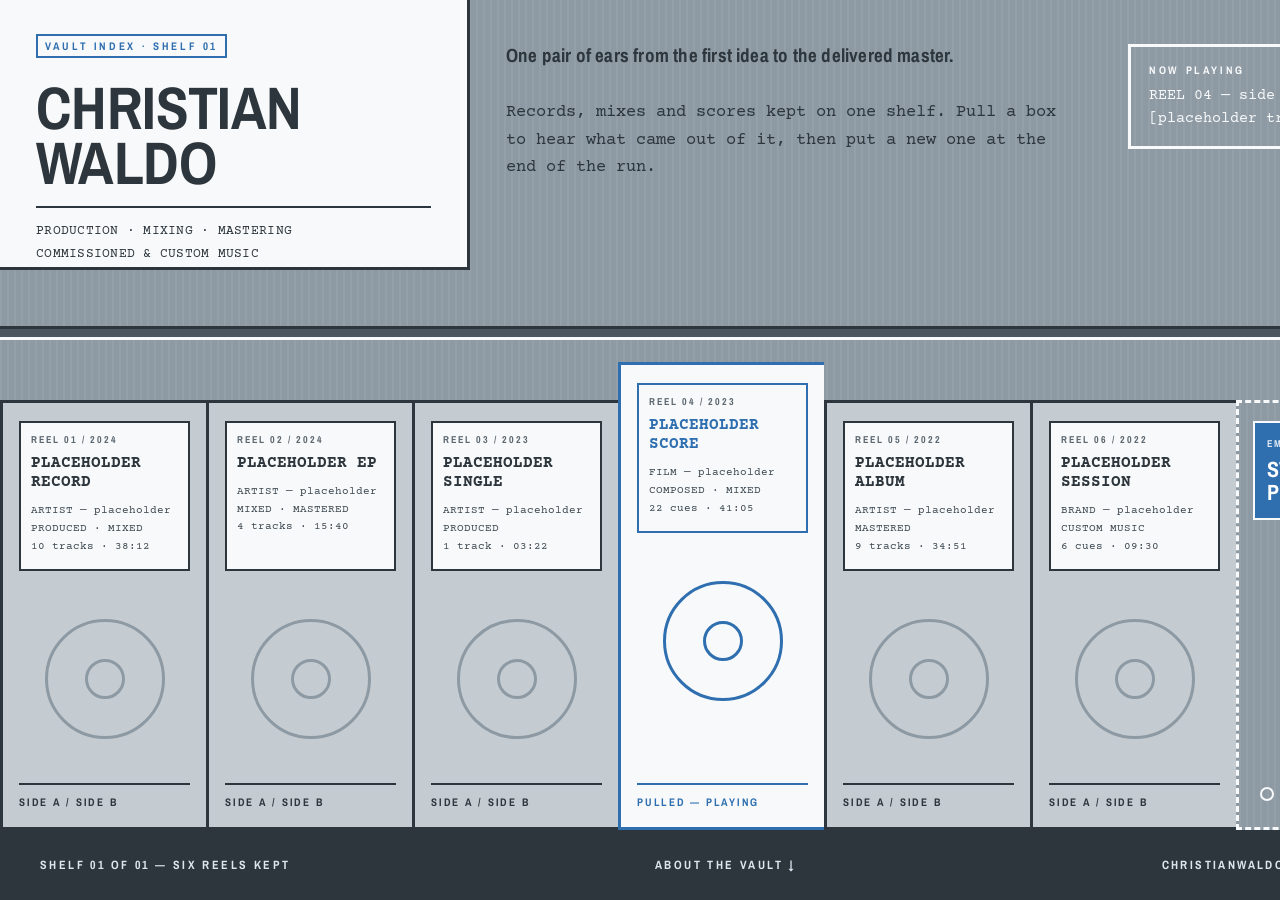
<file: christian-waldo/.impeccable/mocks/decision/assigned.html>
<!DOCTYPE html><html lang="en"><head><meta charset="utf-8"><title>Tape Vault</title>
<link rel="preconnect" href="https://fonts.googleapis.com"><link rel="preconnect" href="https://fonts.gstatic.com" crossorigin>
<link href="https://fonts.googleapis.com/css2?family=Courier+Prime:wght@400;700&family=Archivo+Narrow:wght@500;700&display=swap" rel="stylesheet">
<style>
*{margin:0;padding:0;box-sizing:border-box}
html,body{width:1440px;height:900px;overflow:hidden}
body{background:#8d9aa4;font-family:"Courier Prime",monospace;color:#2d363d}
.sheet{position:relative;width:1440px;height:900px;background:
  repeating-linear-gradient(90deg,#949fa8 0 2px,#8d9aa4 2px 7px)}
.index{position:absolute;left:0;top:0;width:470px;height:270px;background:#f7f9fa;border-right:3px solid #2d363d;border-bottom:3px solid #2d363d;padding:34px 36px}
.index .stamp{font-family:"Archivo Narrow",sans-serif;font-weight:700;font-size:11px;letter-spacing:.24em;color:#2f6fb0;border:2px solid #2f6fb0;display:inline-block;padding:3px 7px}
.index h1{font-family:"Archivo Narrow",sans-serif;font-weight:700;font-size:60px;line-height:.92;letter-spacing:-.01em;text-transform:uppercase;margin:22px 0 14px}
.index .svc{font-size:13px;line-height:1.75;letter-spacing:.02em}
.index .rule{height:2px;background:#2d363d;margin:16px 0 12px}
.lede{position:absolute;left:506px;top:40px;width:560px;font-size:17px;line-height:1.6}
.lede b{font-family:"Archivo Narrow",sans-serif;font-weight:700;font-size:19px;letter-spacing:.01em}
.cue{position:absolute;right:40px;top:44px;width:272px;border:3px solid #f7f9fa;padding:16px 18px;color:#f7f9fa}
.cue .k{font-family:"Archivo Narrow",sans-serif;font-size:11px;letter-spacing:.24em;font-weight:700}
.cue .n{font-size:15px;line-height:1.5;margin-top:8px}
.shelf{position:absolute;left:0;bottom:0;width:1440px;height:574px}
.rail{position:absolute;left:0;top:0;width:1440px;height:14px;background:#4b565e;border-top:3px solid #2d363d;border-bottom:3px solid #f7f9fa}
.run{position:absolute;left:0;top:14px;height:490px;display:flex;align-items:flex-end;gap:0}
.box{width:206px;height:430px;background:#c4ccd2;border:3px solid #2d363d;border-right-width:0;position:relative;padding:18px 16px}
.box:last-child{border-right-width:3px}
.box .label{background:#f7f9fa;border:2px solid #2d363d;padding:10px 10px 12px;min-height:150px}
.box .label .no{font-family:"Archivo Narrow",sans-serif;font-size:10px;letter-spacing:.2em;font-weight:700;color:#5d6871}
.box .label .ttl{font-size:16px;font-weight:700;line-height:1.2;margin:8px 0 10px;text-transform:uppercase}
.box .label .meta{font-size:11px;line-height:1.6;color:#3f4a52}
.box .spine{position:absolute;left:16px;right:16px;bottom:18px;border-top:2px solid #2d363d;padding-top:10px;font-family:"Archivo Narrow",sans-serif;font-size:11px;letter-spacing:.16em;font-weight:700}
.box .reel{position:absolute;left:50%;top:216px;transform:translateX(-50%);width:120px;height:120px;border:3px solid #8d9aa4;border-radius:50%}
.box .reel:after{content:"";position:absolute;left:50%;top:50%;transform:translate(-50%,-50%);width:34px;height:34px;border:3px solid #8d9aa4;border-radius:50%}
.box.live{background:#f7f9fa;border-color:#2f6fb0;height:468px;z-index:3}
.box.live .label{border-color:#2f6fb0}
.box.live .label .ttl,.box.live .spine{color:#2f6fb0}
.box.live .spine{border-color:#2f6fb0}
.box.live .reel{border-color:#2f6fb0}
.box.live .reel:after{border-color:#2f6fb0}
.slot{width:198px;height:430px;border:3px dashed #f7f9fa;background:transparent;position:relative}
.slot .blank{position:absolute;left:14px;right:14px;top:18px;background:#2f6fb0;border:2px solid #f7f9fa;padding:14px 12px;color:#fff}
.slot .blank .k{font-family:"Archivo Narrow",sans-serif;font-size:10px;letter-spacing:.2em;font-weight:700;opacity:.85}
.slot .blank .t{font-family:"Archivo Narrow",sans-serif;font-weight:700;font-size:22px;line-height:1.05;text-transform:uppercase;margin-top:8px}
.slot .punch{position:absolute;left:50%;transform:translateX(-50%);bottom:26px;width:150px;display:flex;justify-content:space-between}
.slot .punch i{width:14px;height:14px;border:2px solid #f7f9fa;border-radius:50%;display:block}
.foot{position:absolute;left:0;bottom:0;width:1440px;height:70px;background:#2d363d;color:#dbe6ef;display:flex;align-items:center;justify-content:space-between;padding:0 40px;font-family:"Archivo Narrow",sans-serif;font-size:12px;letter-spacing:.2em;font-weight:700}
</style></head><body><div class="sheet">
  <div class="index">
    <span class="stamp">VAULT INDEX · SHELF 01</span>
    <h1>Christian<br>Waldo</h1>
    <div class="rule"></div>
    <div class="svc">PRODUCTION · MIXING · MASTERING<br>COMMISSIONED &amp; CUSTOM MUSIC</div>
  </div>
  <div class="lede"><b>One pair of ears from the first idea to the delivered master.</b><br><br>Records, mixes and scores kept on one shelf. Pull a box to hear what came out of it, then put a new one at the end of the run.</div>
  <div class="cue"><div class="k">NOW PLAYING</div><div class="n">REEL 04 — side A<br>[placeholder track]  02:48</div></div>
  <div class="shelf">
    <div class="rail"></div>
    <div class="run">
      <div class="box"><div class="label"><div class="no">REEL 01 / 2024</div><div class="ttl">Placeholder Record</div><div class="meta">ARTIST — placeholder<br>PRODUCED · MIXED<br>10 tracks · 38:12</div></div><div class="reel"></div><div class="spine">SIDE A / SIDE B</div></div>
      <div class="box"><div class="label"><div class="no">REEL 02 / 2024</div><div class="ttl">Placeholder EP</div><div class="meta">ARTIST — placeholder<br>MIXED · MASTERED<br>4 tracks · 15:40</div></div><div class="reel"></div><div class="spine">SIDE A / SIDE B</div></div>
      <div class="box"><div class="label"><div class="no">REEL 03 / 2023</div><div class="ttl">Placeholder Single</div><div class="meta">ARTIST — placeholder<br>PRODUCED<br>1 track · 03:22</div></div><div class="reel"></div><div class="spine">SIDE A / SIDE B</div></div>
      <div class="box live"><div class="label"><div class="no">REEL 04 / 2023</div><div class="ttl">Placeholder Score</div><div class="meta">FILM — placeholder<br>COMPOSED · MIXED<br>22 cues · 41:05</div></div><div class="reel"></div><div class="spine">PULLED — PLAYING</div></div>
      <div class="box"><div class="label"><div class="no">REEL 05 / 2022</div><div class="ttl">Placeholder Album</div><div class="meta">ARTIST — placeholder<br>MASTERED<br>9 tracks · 34:51</div></div><div class="reel"></div><div class="spine">SIDE A / SIDE B</div></div>
      <div class="box"><div class="label"><div class="no">REEL 06 / 2022</div><div class="ttl">Placeholder Session</div><div class="meta">BRAND — placeholder<br>CUSTOM MUSIC<br>6 cues · 09:30</div></div><div class="reel"></div><div class="spine">SIDE A / SIDE B</div></div>
      <div class="slot"><div class="blank"><div class="k">EMPTY SLOT 07</div><div class="t">Start a<br>project</div></div><div class="punch"><i></i><i></i><i></i><i></i></div></div>
    </div>
  </div>
  <div class="foot"><span>SHELF 01 OF 01 — SIX REELS KEPT</span><span>ABOUT THE VAULT ↓</span><span>CHRISTIANWALDO@PLACEHOLDER</span></div>
</div></body></html>
</file>
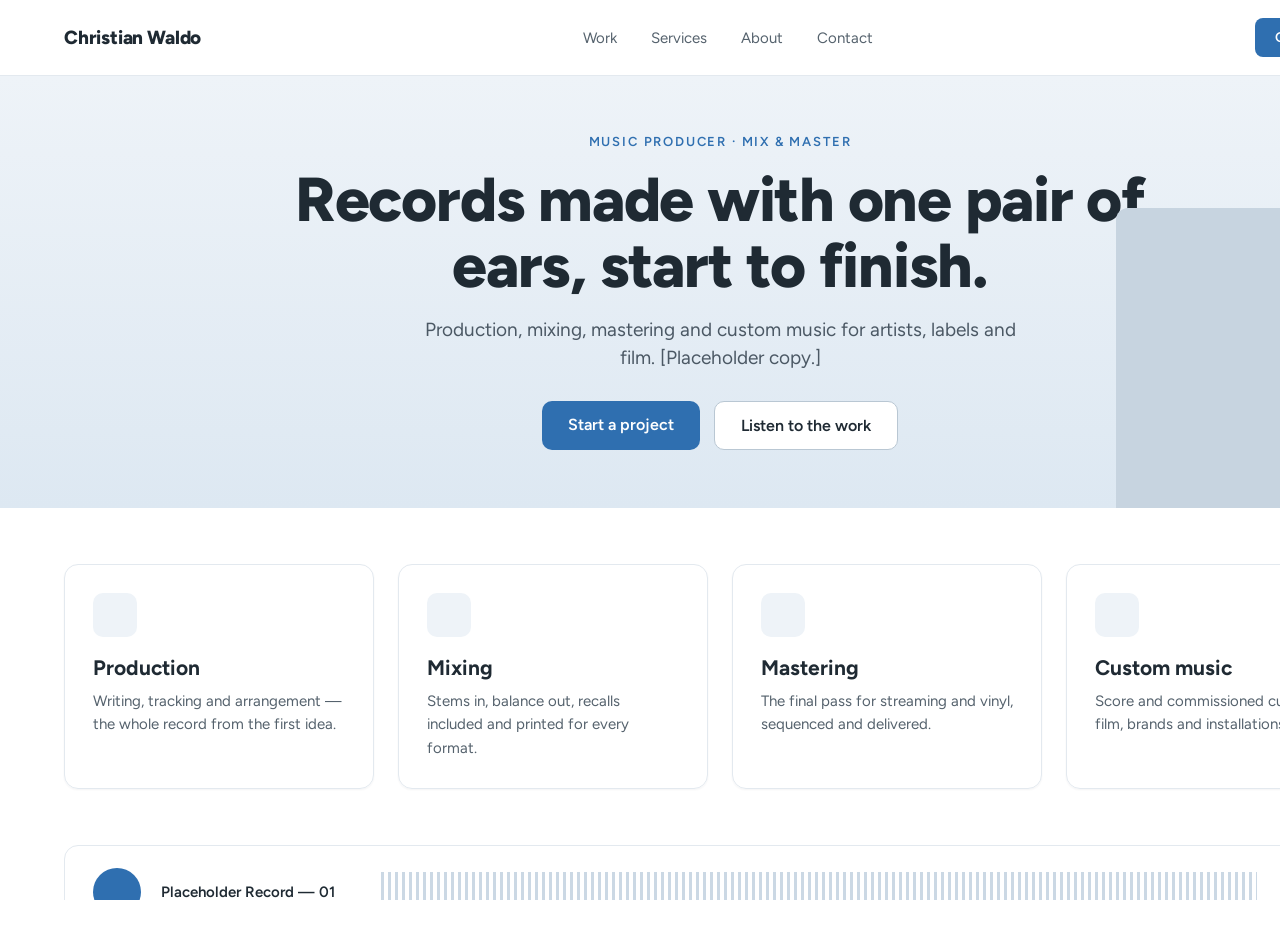
<file: christian-waldo/.impeccable/mocks/decision/canon.html>
<!DOCTYPE html><html lang="en"><head><meta charset="utf-8"><title>Category standard</title>
<link href="https://fonts.googleapis.com/css2?family=Figtree:wght@400;600;800&display=swap" rel="stylesheet">
<style>
*{margin:0;padding:0;box-sizing:border-box}
html,body{width:1440px;height:900px;overflow:hidden}
body{background:#fff;font-family:"Figtree",sans-serif;color:#1f2a33}
nav{height:76px;display:flex;align-items:center;justify-content:space-between;padding:0 64px;border-bottom:1px solid #e3e9ef}
nav .b{font-weight:800;font-size:19px;letter-spacing:-.01em}
nav ul{display:flex;gap:34px;list-style:none;font-size:15px;color:#55626d}
nav .btn{background:#2f6fb0;color:#fff;font-weight:600;font-size:14px;padding:11px 20px;border-radius:8px}
.hero{height:432px;background:linear-gradient(180deg,#eef3f8,#dde8f2);display:flex;flex-direction:column;align-items:center;justify-content:center;text-align:center;padding:0 64px;position:relative}
.hero .eyebrow{font-size:13px;letter-spacing:.14em;font-weight:600;color:#2f6fb0;text-transform:uppercase}
.hero h1{font-size:62px;font-weight:800;line-height:1.05;letter-spacing:-.02em;margin:18px 0 18px;max-width:900px}
.hero p{font-size:19px;color:#4b5864;max-width:620px;line-height:1.5}
.hero .row{display:flex;gap:14px;margin-top:28px}
.hero .p1{background:#2f6fb0;color:#fff;font-weight:600;font-size:16px;padding:14px 26px;border-radius:10px}
.hero .p2{border:1px solid #b9c7d3;color:#1f2a33;font-weight:600;font-size:16px;padding:14px 26px;border-radius:10px;background:#fff}
.hero .ph{position:absolute;right:64px;bottom:0;width:260px;height:300px;background:#c7d4e0;border-radius:12px 12px 0 0}
.cards{display:flex;gap:24px;padding:56px 64px}
.card{flex:1;border:1px solid #e3e9ef;border-radius:14px;padding:28px;box-shadow:0 1px 2px rgba(31,42,51,.05)}
.card .ic{width:44px;height:44px;border-radius:10px;background:#eef3f8;margin-bottom:18px}
.card h3{font-size:21px;font-weight:700;margin-bottom:10px}
.card p{font-size:15px;color:#55626d;line-height:1.55}
.strip{margin:0 64px;border:1px solid #e3e9ef;border-radius:14px;padding:22px 28px;display:flex;align-items:center;gap:20px}
.strip .play{width:48px;height:48px;border-radius:50%;background:#2f6fb0}
.strip .wave{flex:1;height:40px;background:repeating-linear-gradient(90deg,#cbd8e4 0 3px,transparent 3px 7px)}
.strip .t{font-weight:600;font-size:15px;width:200px}
</style></head><body>
<nav><span class="b">Christian Waldo</span><ul><li>Work</li><li>Services</li><li>About</li><li>Contact</li></ul><span class="btn">Get in touch</span></nav>
<div class="hero"><span class="eyebrow">Music Producer · Mix &amp; Master</span><h1>Records made with one pair of ears, start to finish.</h1><p>Production, mixing, mastering and custom music for artists, labels and film. [Placeholder copy.]</p><div class="row"><span class="p1">Start a project</span><span class="p2">Listen to the work</span></div><div class="ph"></div></div>
<div class="cards">
  <div class="card"><div class="ic"></div><h3>Production</h3><p>Writing, tracking and arrangement — the whole record from the first idea.</p></div>
  <div class="card"><div class="ic"></div><h3>Mixing</h3><p>Stems in, balance out, recalls included and printed for every format.</p></div>
  <div class="card"><div class="ic"></div><h3>Mastering</h3><p>The final pass for streaming and vinyl, sequenced and delivered.</p></div>
  <div class="card"><div class="ic"></div><h3>Custom music</h3><p>Score and commissioned cues for film, brands and installations.</p></div>
</div>
<div class="strip"><span class="play"></span><span class="t">Placeholder Record — 01</span><span class="wave"></span><span class="t" style="width:70px;text-align:right">02:48</span></div>
</body></html>
</file>
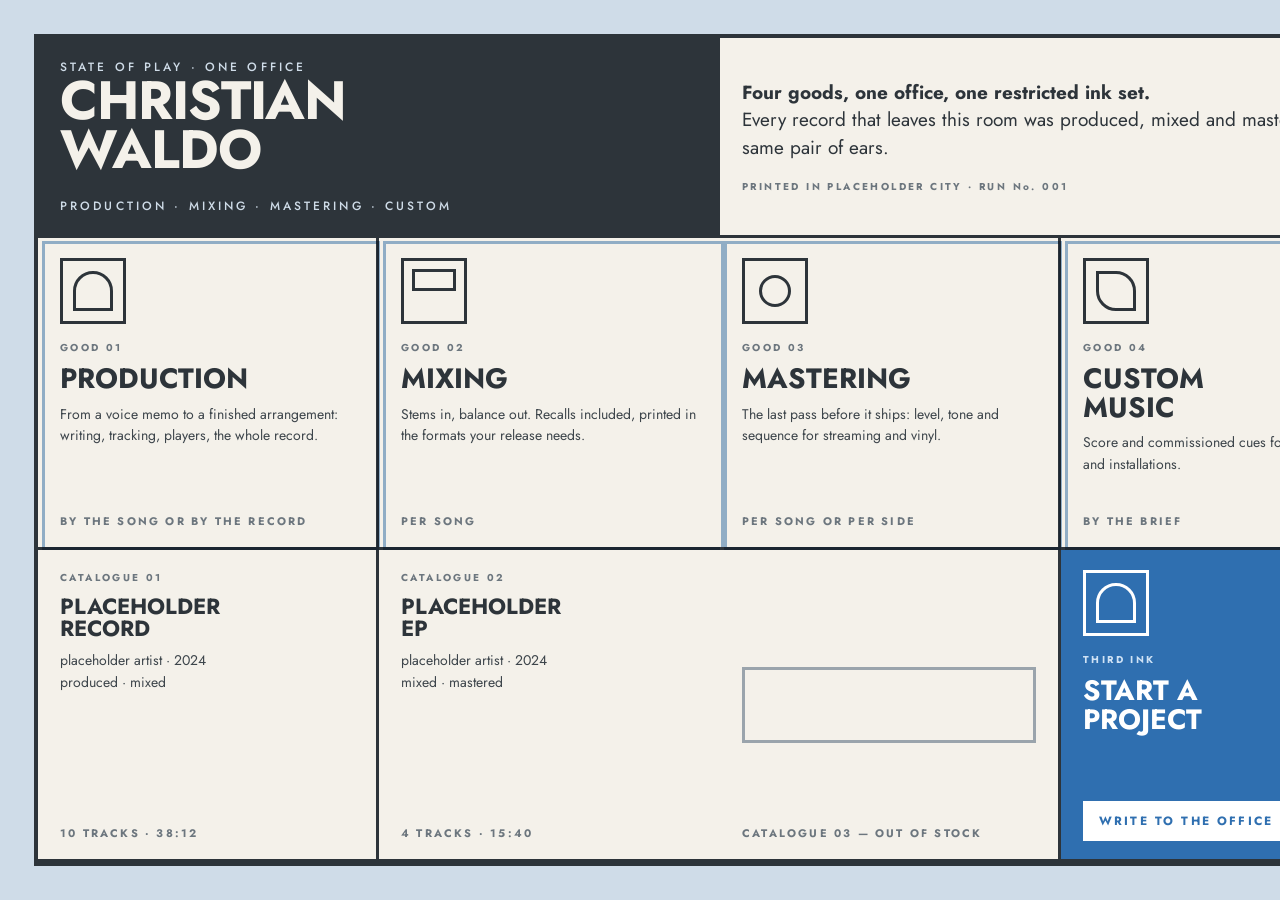
<file: christian-waldo/.impeccable/mocks/decision/challenger-kiosk.html>
<!DOCTYPE html><html lang="en"><head><meta charset="utf-8"><title>Kiosk Print</title>
<link href="https://fonts.googleapis.com/css2?family=Jost:wght@400;500;700&display=swap" rel="stylesheet">
<style>
*{margin:0;padding:0;box-sizing:border-box}
html,body{width:1440px;height:900px;overflow:hidden}
body{background:#8a949c;font-family:"Jost",sans-serif;color:#2d343a}
.kiosk{width:1440px;height:900px;background:#cfdce8;padding:34px;position:relative}
.frame{width:1372px;height:832px;border:4px solid #2d343a;background:#f4f1ea;display:grid;grid-template-columns:repeat(4,1fr);grid-template-rows:200px 1fr 1fr;position:relative}
.cell{border-right:3px solid #2d343a;border-bottom:3px solid #2d343a;padding:20px 22px;position:relative}
.cell:nth-child(4n){border-right:0}
.masthead{grid-column:span 2;background:#2d343a;color:#f4f1ea;display:flex;flex-direction:column;justify-content:space-between}
.masthead h1{font-weight:700;font-size:54px;line-height:.9;letter-spacing:-.02em;text-transform:uppercase}
.masthead .sub{font-size:12px;letter-spacing:.26em;font-weight:500;color:#cfdce8}
.lede{grid-column:span 2;font-size:19px;line-height:1.45;display:flex;align-items:center}
.lede b{font-weight:700}
.mark{width:66px;height:66px;border:3px solid #2d343a;position:relative;margin-bottom:16px}
.mark:before{content:"";position:absolute;inset:10px;border:3px solid #2d343a;border-radius:50% 50% 0 0}
.mark.b:before{border-radius:0;inset:8px 8px 30px 8px}
.mark.c:before{border-radius:50%;inset:14px}
.mark.d:before{border-radius:0 50% 0 50%;inset:10px}
.k{font-size:10px;letter-spacing:.24em;font-weight:700;color:#6c767e}
.cell h2{font-weight:700;font-size:28px;line-height:1.02;text-transform:uppercase;margin:10px 0 10px}
.cell p{font-size:14px;line-height:1.55;color:#3d454b}
.price{position:absolute;left:22px;bottom:18px;font-size:11px;letter-spacing:.2em;font-weight:700;color:#6c767e}
.reg{position:relative}
.reg:after{content:"";position:absolute;inset:0;border:3px solid #2f6fb0;transform:translate(4px,3px);pointer-events:none;mix-blend-mode:multiply;opacity:.5}
.ink{background:#2f6fb0;color:#fff}
.ink .k{color:#cfe2f5}.ink h2{color:#fff}.ink p{color:#e4effa}
.ink .mark{border-color:#fff}.ink .mark:before{border-color:#fff}
.cta{position:absolute;left:22px;bottom:18px;background:#fff;color:#2f6fb0;font-size:12px;letter-spacing:.18em;font-weight:700;padding:11px 16px}
.empty{display:flex;align-items:center;justify-content:center}
.empty .box{width:100%;height:76px;border:3px solid #9aa4ac}
.strip{position:absolute;left:0;right:0;bottom:-4px;height:0}
.goods{position:absolute;left:0;right:0;bottom:0;height:0}
</style></head><body><div class="kiosk"><div class="frame">
  <div class="cell masthead"><div><div class="sub">STATE OF PLAY · ONE OFFICE</div><h1>Christian<br>Waldo</h1></div><div class="sub">PRODUCTION · MIXING · MASTERING · CUSTOM</div></div>
  <div class="cell lede"><div><b>Four goods, one office, one restricted ink set.</b><br>Every record that leaves this room was produced, mixed and mastered by the same pair of ears.<div class="k" style="margin-top:18px">PRINTED IN PLACEHOLDER CITY · RUN No. 001</div></div></div>
  <div class="cell reg"><div class="mark"></div><div class="k">GOOD 01</div><h2>Production</h2><p>From a voice memo to a finished arrangement: writing, tracking, players, the whole record.</p><div class="price">BY THE SONG OR BY THE RECORD</div></div>
  <div class="cell reg"><div class="mark b"></div><div class="k">GOOD 02</div><h2>Mixing</h2><p>Stems in, balance out. Recalls included, printed in the formats your release needs.</p><div class="price">PER SONG</div></div>
  <div class="cell reg"><div class="mark c"></div><div class="k">GOOD 03</div><h2>Mastering</h2><p>The last pass before it ships: level, tone and sequence for streaming and vinyl.</p><div class="price">PER SONG OR PER SIDE</div></div>
  <div class="cell reg"><div class="mark d"></div><div class="k">GOOD 04</div><h2>Custom<br>music</h2><p>Score and commissioned cues for film, brands and installations.</p><div class="price">BY THE BRIEF</div></div>
  <div class="cell"><div class="k">CATALOGUE 01</div><h2 style="font-size:22px">Placeholder<br>Record</h2><p>placeholder artist · 2024<br>produced · mixed</p><div class="price">10 TRACKS · 38:12</div></div>
  <div class="cell"><div class="k">CATALOGUE 02</div><h2 style="font-size:22px">Placeholder<br>EP</h2><p>placeholder artist · 2024<br>mixed · mastered</p><div class="price">4 TRACKS · 15:40</div></div>
  <div class="cell empty"><div class="box"></div><div class="price">CATALOGUE 03 — OUT OF STOCK</div></div>
  <div class="cell ink"><div class="mark"></div><div class="k">THIRD INK</div><h2>Start a<br>project</h2><span class="cta">WRITE TO THE OFFICE →</span></div>
</div></div></body></html>
</file>
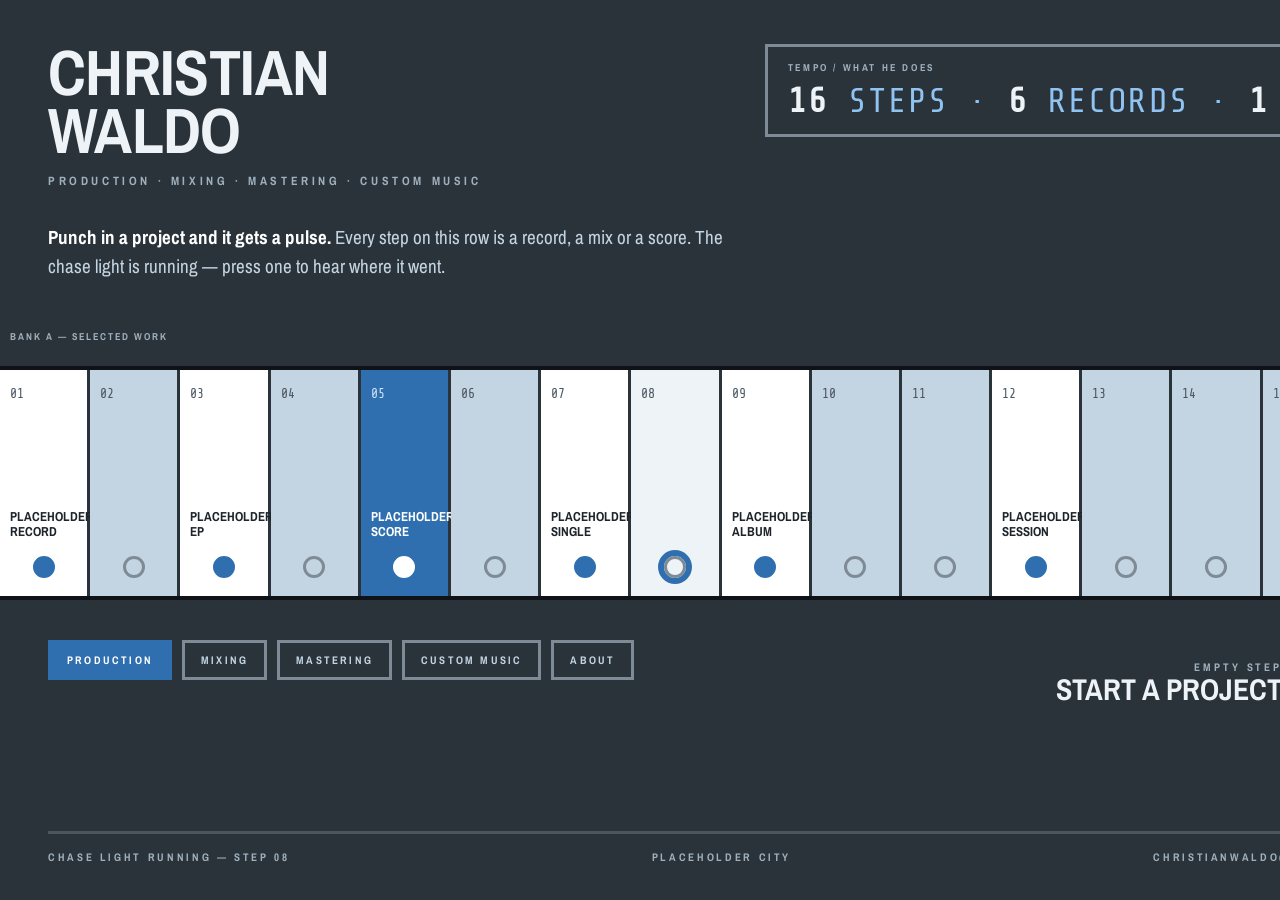
<file: christian-waldo/.impeccable/mocks/decision/challenger-steprow.html>
<!DOCTYPE html><html lang="en"><head><meta charset="utf-8"><title>Step Row</title>
<link href="https://fonts.googleapis.com/css2?family=Archivo+Narrow:wght@500;700&family=Share+Tech+Mono&display=swap" rel="stylesheet">
<style>
*{margin:0;padding:0;box-sizing:border-box}
html,body{width:1440px;height:900px;overflow:hidden}
body{background:#2b333a;font-family:"Archivo Narrow",sans-serif;color:#eef3f7}
.panel{width:1440px;height:900px;background:#2b333a;position:relative;padding:44px 48px}
.top{display:flex;justify-content:space-between;align-items:flex-start}
h1{font-weight:700;font-size:64px;line-height:.9;text-transform:uppercase;letter-spacing:-.01em}
.sub{font-size:12px;letter-spacing:.3em;font-weight:700;color:#9fb0bd;margin-top:14px}
.readout{border:3px solid #7e8b96;padding:14px 20px;min-width:360px}
.readout .k{font-size:10px;letter-spacing:.26em;color:#9fb0bd;font-weight:700}
.readout .v{font-family:"Share Tech Mono",monospace;font-size:34px;color:#8fc4f2;margin-top:8px;letter-spacing:.06em}
.readout .v b{color:#eef3f7}
.lede{margin-top:34px;max-width:720px;font-size:19px;line-height:1.5;color:#c3d4e2}
.lede b{color:#fff;font-weight:700}
.row{position:absolute;left:0;right:0;top:366px;height:234px;background:#eef3f7;border-top:4px solid #0f1317;border-bottom:4px solid #0f1317;display:flex}
.key{flex:1;border-right:3px solid #2b333a;position:relative;background:#c3d4e2;padding:16px 10px}
.key:last-child{border-right:0}
.key .n{font-family:"Share Tech Mono",monospace;font-size:13px;color:#4a5660}
.key .t{position:absolute;left:10px;right:10px;bottom:56px;font-size:13px;font-weight:700;text-transform:uppercase;line-height:1.15;color:#1d242a}
.key .led{position:absolute;left:50%;transform:translateX(-50%);bottom:18px;width:22px;height:22px;border:3px solid #7e8b96;border-radius:50%}
.key.on{background:#fff}
.key.on .led{background:#2f6fb0;border-color:#2f6fb0}
.key.acc{background:#2f6fb0}
.key.acc .n{color:#cfe4f7}.key.acc .t{color:#fff}
.key.acc .led{background:#fff;border-color:#fff}
.key.head{background:#eef3f7}
.key.head .led{box-shadow:0 0 0 6px #2f6fb0}
.labels{position:absolute;left:0;right:0;top:330px;display:flex;font-size:10px;letter-spacing:.2em;font-weight:700;color:#9fb0bd}
.labels span{flex:1;padding-left:10px}
.bank{position:absolute;left:48px;top:640px;display:flex;gap:10px}
.bank b{border:3px solid #7e8b96;padding:10px 16px;font-size:11px;letter-spacing:.2em;color:#c3d4e2}
.bank b.sel{border-color:#2f6fb0;color:#fff;background:#2f6fb0}
.cta{position:absolute;right:48px;top:636px;display:flex;align-items:center;gap:18px}
.cta .pad{width:92px;height:92px;background:#2f6fb0;border:4px solid #eef3f7;display:flex;align-items:center;justify-content:center;font-size:12px;letter-spacing:.14em;text-align:center;line-height:1.2;font-weight:700}
.cta .txt{text-align:right}
.cta .txt .k{font-size:11px;letter-spacing:.26em;color:#9fb0bd;font-weight:700}
.cta .txt .t{font-size:30px;font-weight:700;text-transform:uppercase;line-height:1}
.foot{position:absolute;left:48px;right:48px;bottom:36px;border-top:3px solid #4a5660;padding-top:16px;display:flex;justify-content:space-between;font-size:11px;letter-spacing:.24em;color:#9fb0bd;font-weight:700}
</style></head><body><div class="panel">
  <div class="top">
    <div><h1>Christian<br>Waldo</h1><div class="sub">PRODUCTION · MIXING · MASTERING · CUSTOM MUSIC</div></div>
    <div class="readout"><div class="k">TEMPO / WHAT HE DOES</div><div class="v"><b>16</b> STEPS · <b>6</b> RECORDS · <b>1</b> ROOM</div></div>
  </div>
  <div class="lede"><b>Punch in a project and it gets a pulse.</b> Every step on this row is a record, a mix or a score. The chase light is running — press one to hear where it went.</div>
  <div class="labels"><span>BANK A — SELECTED WORK</span></div>
  <div class="row">
    <div class="key on"><div class="n">01</div><div class="t">Placeholder<br>Record</div><div class="led"></div></div>
    <div class="key"><div class="n">02</div><div class="led"></div></div>
    <div class="key on"><div class="n">03</div><div class="t">Placeholder<br>EP</div><div class="led"></div></div>
    <div class="key"><div class="n">04</div><div class="led"></div></div>
    <div class="key acc"><div class="n">05</div><div class="t">Placeholder<br>Score</div><div class="led"></div></div>
    <div class="key"><div class="n">06</div><div class="led"></div></div>
    <div class="key on"><div class="n">07</div><div class="t">Placeholder<br>Single</div><div class="led"></div></div>
    <div class="key head"><div class="n">08</div><div class="led"></div></div>
    <div class="key on"><div class="n">09</div><div class="t">Placeholder<br>Album</div><div class="led"></div></div>
    <div class="key"><div class="n">10</div><div class="led"></div></div>
    <div class="key"><div class="n">11</div><div class="led"></div></div>
    <div class="key on"><div class="n">12</div><div class="t">Placeholder<br>Session</div><div class="led"></div></div>
    <div class="key"><div class="n">13</div><div class="led"></div></div>
    <div class="key"><div class="n">14</div><div class="led"></div></div>
    <div class="key"><div class="n">15</div><div class="led"></div></div>
    <div class="key"><div class="n">16</div><div class="led"></div></div>
  </div>
  <div class="bank"><b class="sel">PRODUCTION</b><b>MIXING</b><b>MASTERING</b><b>CUSTOM MUSIC</b><b>ABOUT</b></div>
  <div class="cta"><div class="txt"><div class="k">EMPTY STEP</div><div class="t">Start a project</div></div><div class="pad">ARM<br>STEP</div></div>
  <div class="foot"><span>CHASE LIGHT RUNNING — STEP 08</span><span>PLACEHOLDER CITY</span><span>CHRISTIANWALDO@PLACEHOLDER</span></div>
</div></body></html>
</file>
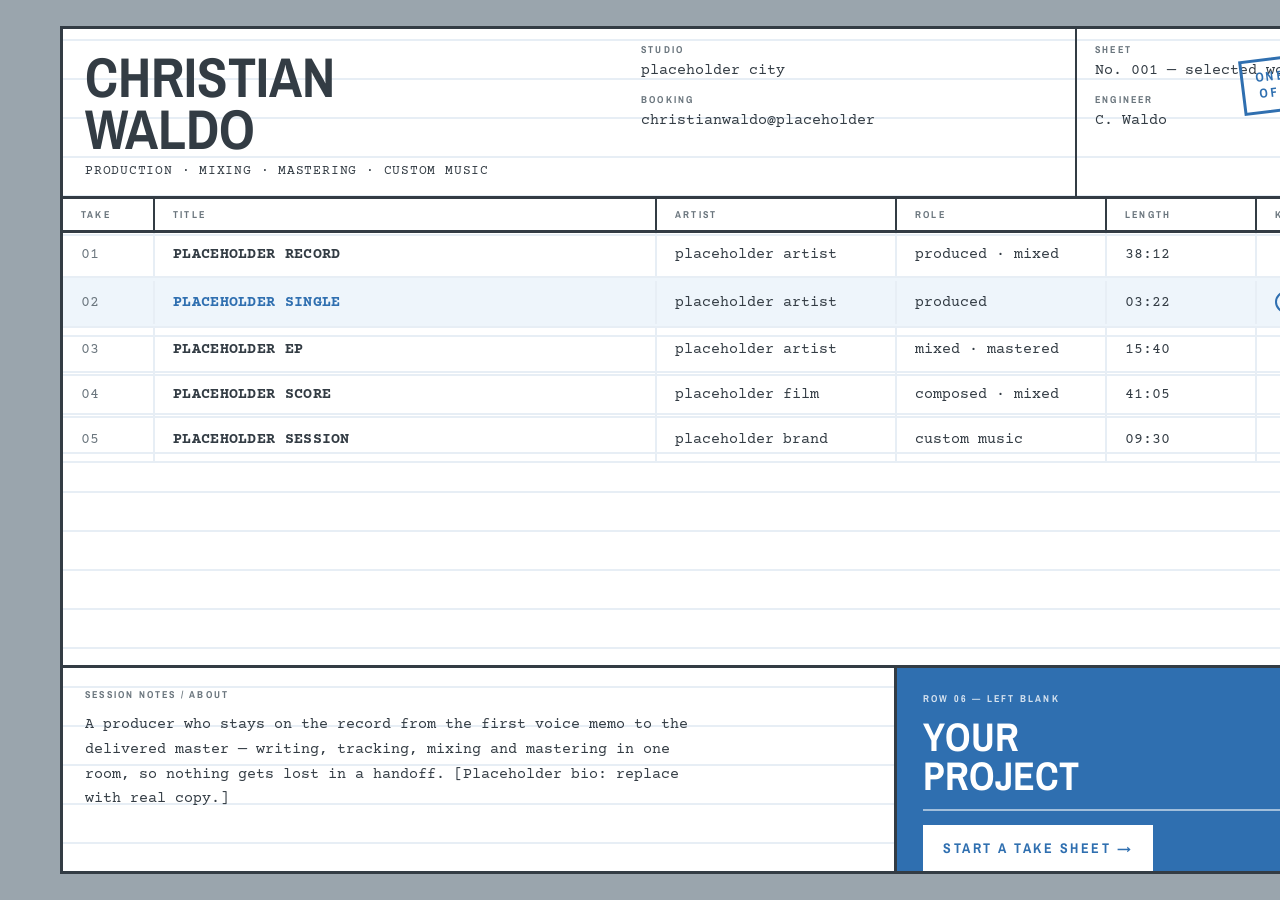
<file: christian-waldo/.impeccable/mocks/decision/model-pick.html>
<!DOCTYPE html><html lang="en"><head><meta charset="utf-8"><title>Take Sheet</title>
<link href="https://fonts.googleapis.com/css2?family=Courier+Prime:wght@400;700&family=Archivo+Narrow:wght@500;700&display=swap" rel="stylesheet">
<style>
*{margin:0;padding:0;box-sizing:border-box}
html,body{width:1440px;height:900px;overflow:hidden}
body{background:#9aa5ad;font-family:"Courier Prime",monospace;color:#333c44}
.page{width:1440px;height:900px;padding:26px 60px;background:#9aa5ad}
.sheet{width:1320px;height:848px;background:#fff;border:3px solid #333c44;position:relative;
  background-image:repeating-linear-gradient(180deg,transparent 0 37px,#e7eef5 37px 39px);background-position:0 230px}
.hd{display:flex;border-bottom:3px solid #333c44}
.hd .cell{border-right:2px solid #333c44;padding:14px 18px}
.hd .cell .k{font-family:"Archivo Narrow",sans-serif;font-size:10px;letter-spacing:.22em;font-weight:700;color:#6b767e}
.hd .cell .v{font-size:15px;margin-top:6px}
.hd .name{flex:0 0 560px;padding:22px 22px 18px}
.hd .name h1{font-family:"Archivo Narrow",sans-serif;font-weight:700;font-size:56px;line-height:.92;text-transform:uppercase}
.hd .name .sub{font-size:13px;letter-spacing:.06em;margin-top:10px}
.hd .grow{flex:1}
.stamp{position:absolute;right:34px;top:26px;transform:rotate(-7deg);border:3px solid #2f6fb0;color:#2f6fb0;font-family:"Archivo Narrow",sans-serif;font-weight:700;font-size:13px;letter-spacing:.2em;padding:8px 12px;line-height:1.25;text-align:center}
.bar{display:flex;border-bottom:3px solid #333c44;font-family:"Archivo Narrow",sans-serif;font-size:10px;letter-spacing:.22em;font-weight:700;color:#6b767e}
.bar div{padding:9px 18px;border-right:2px solid #333c44}
.c1{flex:0 0 92px}.c2{flex:1}.c3{flex:0 0 240px}.c4{flex:0 0 210px}.c5{flex:0 0 150px}.c6{flex:0 0 120px;border-right:0 !important}
.row{display:flex;border-bottom:2px solid #e7eef5;align-items:center}
.row div{padding:13px 18px;border-right:2px solid #e7eef5;font-size:15px}
.row .c1{color:#6b767e}
.row .ttl{font-weight:700;text-transform:uppercase;letter-spacing:.02em}
.row.keep{background:#eef5fb}
.row.keep .ttl{color:#2f6fb0}
.circ{display:inline-block;border:2px solid #2f6fb0;color:#2f6fb0;border-radius:40px;padding:2px 11px;font-family:"Archivo Narrow",sans-serif;font-size:11px;letter-spacing:.16em;font-weight:700}
.bottom{position:absolute;left:0;right:0;bottom:0;display:flex;border-top:3px solid #333c44;height:206px}
.notes{flex:1;padding:20px 22px;border-right:3px solid #333c44}
.notes .k{font-family:"Archivo Narrow",sans-serif;font-size:10px;letter-spacing:.22em;font-weight:700;color:#6b767e}
.notes p{font-size:15px;line-height:1.65;margin-top:12px;max-width:620px}
.blank{flex:0 0 480px;background:#2f6fb0;color:#fff;padding:24px 26px;position:relative}
.blank .k{font-family:"Archivo Narrow",sans-serif;font-size:10px;letter-spacing:.22em;font-weight:700;opacity:.8}
.blank h2{font-family:"Archivo Narrow",sans-serif;font-weight:700;font-size:40px;line-height:.98;text-transform:uppercase;margin:12px 0 14px}
.blank .line{height:2px;background:#fff;opacity:.55;margin:14px 0}
.blank .cta{display:inline-block;background:#fff;color:#2f6fb0;font-family:"Archivo Narrow",sans-serif;font-weight:700;font-size:14px;letter-spacing:.18em;padding:12px 18px;border:2px solid #fff}
</style></head><body><div class="page"><div class="sheet">
  <div class="hd">
    <div class="name"><h1>Christian<br>Waldo</h1><div class="sub">PRODUCTION · MIXING · MASTERING · CUSTOM MUSIC</div></div>
    <div class="cell grow"><div class="k">STUDIO</div><div class="v">placeholder city</div><div class="k" style="margin-top:14px">BOOKING</div><div class="v">christianwaldo@placeholder</div></div>
    <div class="cell" style="flex:0 0 300px;border-right:0"><div class="k">SHEET</div><div class="v">No. 001 — selected work</div><div class="k" style="margin-top:14px">ENGINEER</div><div class="v">C. Waldo</div></div>
  </div>
  <div class="stamp">ONE PAIR<br>OF EARS</div>
  <div class="bar"><div class="c1">TAKE</div><div class="c2">TITLE</div><div class="c3">ARTIST</div><div class="c4">ROLE</div><div class="c5">LENGTH</div><div class="c6">KEEP</div></div>
  <div class="row"><div class="c1">01</div><div class="c2 ttl">Placeholder Record</div><div class="c3">placeholder artist</div><div class="c4">produced · mixed</div><div class="c5">38:12</div><div class="c6"></div></div>
  <div class="row keep"><div class="c1">02</div><div class="c2 ttl">Placeholder Single</div><div class="c3">placeholder artist</div><div class="c4">produced</div><div class="c5">03:22</div><div class="c6"><span class="circ">KEEP</span></div></div>
  <div class="row"><div class="c1">03</div><div class="c2 ttl">Placeholder EP</div><div class="c3">placeholder artist</div><div class="c4">mixed · mastered</div><div class="c5">15:40</div><div class="c6"></div></div>
  <div class="row"><div class="c1">04</div><div class="c2 ttl">Placeholder Score</div><div class="c3">placeholder film</div><div class="c4">composed · mixed</div><div class="c5">41:05</div><div class="c6"></div></div>
  <div class="row"><div class="c1">05</div><div class="c2 ttl">Placeholder Session</div><div class="c3">placeholder brand</div><div class="c4">custom music</div><div class="c5">09:30</div><div class="c6"></div></div>
  <div class="bottom">
    <div class="notes"><div class="k">SESSION NOTES / ABOUT</div><p>A producer who stays on the record from the first voice memo to the delivered master — writing, tracking, mixing and mastering in one room, so nothing gets lost in a handoff. [Placeholder bio: replace with real copy.]</p></div>
    <div class="blank"><div class="k">ROW 06 — LEFT BLANK</div><h2>Your<br>project</h2><div class="line"></div><span class="cta">START A TAKE SHEET →</span></div>
  </div>
</div></div></body></html>
</file>
<file: src/doc.css>
/* ============================================================
   Sandbar Digital — client document system
   Navy primary · graphite ink · amber used once (cover wordmark)
   ============================================================ */

@font-face {
  font-family: "Inter";
  src: url("../assets/fonts/Inter-400.woff2") format("woff2");
  font-weight: 400; font-style: normal; font-display: block;
}
@font-face {
  font-family: "Inter";
  src: url("../assets/fonts/Inter-500.woff2") format("woff2");
  font-weight: 500; font-style: normal; font-display: block;
}
@font-face {
  font-family: "Inter";
  src: url("../assets/fonts/Inter-600.woff2") format("woff2");
  font-weight: 600; font-style: normal; font-display: block;
}
@font-face {
  font-family: "Inter";
  src: url("../assets/fonts/Inter-700.woff2") format("woff2");
  font-weight: 700; font-style: normal; font-display: block;
}
@font-face {
  font-family: "Source Serif 4";
  src: url("../assets/fonts/SourceSerif4-400i.woff2") format("woff2");
  font-weight: 400; font-style: italic; font-display: block;
}
@font-face {
  font-family: "Source Serif 4";
  src: url("../assets/fonts/SourceSerif4-400.woff2") format("woff2");
  font-weight: 400; font-style: normal; font-display: block;
}
@font-face {
  font-family: "Source Serif 4";
  src: url("../assets/fonts/SourceSerif4-600.woff2") format("woff2");
  font-weight: 600; font-style: normal; font-display: block;
}

:root {
  --navy:        #12324E;
  --navy-deep:   #0B2237;
  --navy-soft:   #2E5577;
  --ink:         #18222C;
  --slate:       #55646F;
  --slate-light: #6B7884;
  --rule:        #D6DCE2;
  --rule-strong: #B9C3CC;
  --fill:        #F4F6F8;
  --fill-warm:   #F7F5F1;
  --amber:       #D2762F;   /* tertiary — cover wordmark only */
  --page-pad-x:  0.95in;
}

* { box-sizing: border-box; }

html { -webkit-print-color-adjust: exact; print-color-adjust: exact; }

body {
  margin: 0;
  font-family: "Source Serif 4", Georgia, serif;
  font-size: 10.5pt;
  line-height: 1.58;
  color: var(--ink);
  font-feature-settings: "kern" 1, "liga" 1, "onum" 0;
  -webkit-font-smoothing: antialiased;
  background: #8A949E;
}

@page { size: 8.5in 11in; margin: 0; }

.page {
  position: relative;
  width: 8.5in;
  height: 11in;
  padding: 0.82in var(--page-pad-x) 0.72in;
  background: #fff;
  margin: 0 auto;
  overflow: hidden;
  page-break-after: always;
  break-after: page;
}
.page:last-of-type { page-break-after: auto; break-after: auto; }

@media screen { .page { margin: 24px auto; box-shadow: 0 8px 28px rgba(11,34,55,.28); } }

/* ---------- running header / footer ---------- */

.runhead {
  position: absolute;
  top: 0.46in; left: var(--page-pad-x); right: var(--page-pad-x);
  display: flex; justify-content: space-between; align-items: baseline;
  padding-bottom: 7px;
  border-bottom: 0.75px solid var(--rule);
  font-family: "Inter", sans-serif;
  font-size: 7.3pt; font-weight: 500;
  letter-spacing: .07em; text-transform: uppercase;
  color: var(--slate-light);
}
.runhead strong { color: var(--navy); font-weight: 600; }
.runhead .right { white-space: nowrap; color: var(--slate); font-weight: 500; }

.runfoot {
  position: absolute;
  bottom: 0.46in; left: var(--page-pad-x); right: var(--page-pad-x);
  display: flex; justify-content: space-between; align-items: baseline;
  padding-top: 7px;
  border-top: 0.75px solid var(--rule);
  font-family: "Inter", sans-serif;
  font-size: 7.3pt; font-weight: 450;
  letter-spacing: .05em;
  color: var(--slate-light);
}
.runfoot .folio { font-weight: 600; color: var(--navy); font-variant-numeric: tabular-nums; }

/* ---------- cover ---------- */

.cover {
  padding: 0;
  background: var(--navy-deep);
  color: #fff;
  display: flex;
  flex-direction: column;
}
.cover-top { padding: 0.95in var(--page-pad-x) 0; flex: 0 0 auto; }

.wordmark {
  font-family: "Inter", sans-serif;
  font-size: 15pt; font-weight: 700;
  letter-spacing: .20em; text-transform: uppercase;
  color: var(--amber);
  margin: 0;
}
.wordmark-sub {
  font-family: "Inter", sans-serif;
  font-size: 8pt; font-weight: 400; letter-spacing: .055em;
  color: #9FB3C4;
  margin: 9px 0 0;
}

.cover-title {
  font-size: 34pt; font-weight: 600; line-height: 1.1;
  letter-spacing: -.012em;
  margin: 1.1in 0 0;
  color: #fff;
  max-width: 6in;
}
.cover-client {
  font-family: "Inter", sans-serif;
  font-size: 11pt; font-weight: 400; line-height: 1.5;
  color: #B9CAD8;
  margin: 18px 0 0;
}
.cover-rule { height: 2px; background: var(--navy-soft); margin: 26px 0 0; width: 1.6in; }

.cover-bottom {
  margin-top: auto;
  padding: 0 var(--page-pad-x) 0.82in;
}
.cover-meta {
  display: grid; grid-template-columns: 1fr 1fr; gap: 0 0.5in;
  border-top: 0.75px solid rgba(255,255,255,.22);
  padding-top: 20px;
}
.cover-meta h4 {
  font-family: "Inter", sans-serif;
  font-size: 7.3pt; font-weight: 600; letter-spacing: .1em; text-transform: uppercase;
  color: #8FA6B8; margin: 0 0 8px;
}
.cover-meta p { margin: 0; font-size: 10pt; line-height: 1.5; color: #E7EDF2; }
.cover-meta p span { color: #9FB3C4; }

.cover-note {
  font-size: 10pt; line-height: 1.6;
  color: #C8D6E1;
  margin: 26px 0 0;
  max-width: 5.9in;
}
.cover-stamp {
  font-family: "Inter", sans-serif;
  font-size: 7.5pt; font-weight: 500; letter-spacing: .09em; text-transform: uppercase;
  color: #93A9BA;
  margin: 28px 0 0;
  display: flex; gap: 22px;
}

/* headline figure on the cover (investment doc) */
.cover-figure {
  margin: 26px 0 0;
  border-top: 0.75px solid rgba(255,255,255,.22);
  border-bottom: 0.75px solid rgba(255,255,255,.22);
  padding: 18px 0;
  display: flex; align-items: baseline; justify-content: space-between;
}
.cover-figure .label {
  font-family: "Inter", sans-serif; font-size: 8pt; font-weight: 600;
  letter-spacing: .11em; text-transform: uppercase; color: #9FB3C4;
}
.cover-figure .amount {
  font-family: "Inter", sans-serif; font-size: 30pt; font-weight: 600;
  letter-spacing: -.02em; color: #fff; font-variant-numeric: tabular-nums;
}

/* ---------- headings ---------- */

h1.section {
  font-size: 19pt; font-weight: 600; line-height: 1.2;
  letter-spacing: -.011em;
  color: var(--navy);
  margin: 0 0 4px;
}
.section-lead {
  font-size: 11pt; line-height: 1.6; color: var(--slate);
  margin: 0 0 22px; max-width: 5.9in;
}
.section-head {
  border-bottom: 1.5px solid var(--navy);
  padding-bottom: 10px;
  margin-bottom: 20px;
}
.section-head h1.section { margin: 0; }
.section-index {
  font-family: "Inter", sans-serif;
  font-size: 7.5pt; font-weight: 600; letter-spacing: .12em; text-transform: uppercase;
  color: var(--slate-light);
  margin: 0 0 7px;
  font-variant-numeric: tabular-nums;
}

h2 {
  font-family: "Inter", sans-serif;
  font-size: 10.5pt; font-weight: 600; letter-spacing: -.005em;
  color: var(--navy);
  margin: 24px 0 9px;
}
h2:first-child { margin-top: 0; }
h3 {
  font-family: "Inter", sans-serif;
  font-size: 9pt; font-weight: 600; letter-spacing: .01em;
  color: var(--ink);
  margin: 16px 0 5px;
}

p { margin: 0 0 11px; max-width: 6.6in; }
p.tight { margin-bottom: 7px; }
.muted { color: var(--slate); }
strong { font-weight: 600; color: var(--ink); }

/* ---------- lists ---------- */

ul.bullets { list-style: none; margin: 0 0 14px; padding: 0; }
ul.bullets > li {
  position: relative;
  padding-left: 17px;
  margin-bottom: 7px;
  max-width: 6.6in;
}
ul.bullets > li::before {
  content: ""; position: absolute;
  left: 2px; top: 0.56em;
  width: 4px; height: 4px;
  background: var(--navy-soft);
}
ul.bullets.compact > li { margin-bottom: 4px; }
ul.bullets > li:last-child { margin-bottom: 0; }

/* ---------- tables ---------- */

table {
  width: 100%;
  border-collapse: collapse;
  margin: 4px 0 18px;
  font-size: 9.6pt;
  line-height: 1.45;
}
thead th {
  font-family: "Inter", sans-serif;
  font-size: 7.4pt; font-weight: 600;
  letter-spacing: .09em; text-transform: uppercase;
  color: var(--navy);
  text-align: left;
  padding: 0 11px 8px;
  border-bottom: 1.25px solid var(--navy);
  vertical-align: bottom;
}
thead th:first-child { padding-left: 0; }
thead th:last-child  { padding-right: 0; }

tbody td {
  padding: 9px 11px;
  border-bottom: 0.75px solid var(--rule);
  vertical-align: top;
  color: var(--ink);
}
tbody td:first-child { padding-left: 0; }
tbody td:last-child  { padding-right: 0; }

tbody tr:last-child td { border-bottom: 0.75px solid var(--rule-strong); }

td.label, th.label {
  font-family: "Inter", sans-serif;
  font-size: 8.6pt; font-weight: 600;
  color: var(--navy);
  letter-spacing: .005em;
}
td.num, th.num {
  font-family: "Inter", sans-serif;
  font-variant-numeric: tabular-nums;
  text-align: right;
  font-weight: 500;
  white-space: nowrap;
}
.t-total td {
  border-top: 1.25px solid var(--navy);
  border-bottom: none !important;
  padding-top: 11px;
  font-family: "Inter", sans-serif;
  font-weight: 700;
  color: var(--navy);
  font-size: 10.5pt;
}
.t-total td.num { font-size: 13pt; letter-spacing: -.01em; }

table.zebra tbody tr:nth-child(even) td { background: var(--fill); }
table.zebra tbody td { padding-left: 11px; padding-right: 11px; }
table.zebra thead th { padding-left: 11px; padding-right: 11px; }

caption, .table-note {
  font-family: "Inter", sans-serif;
  font-size: 7.8pt; line-height: 1.5;
  color: var(--slate-light);
  text-align: left;
  margin: -10px 0 18px;
}

/* ---------- panels & accents ---------- */

.panel {
  background: var(--fill);
  padding: 15px 18px;
  margin: 0 0 18px;
}
.panel p:last-child, .panel ul:last-child { margin-bottom: 0; }
.panel h3 { margin-top: 0; }

.panel-navy {
  background: var(--navy);
  color: #fff;
  padding: 17px 20px;
  margin: 0 0 18px;
}
.panel-navy p { color: #E4EBF1; margin-bottom: 0; }
.panel-navy strong { color: #fff; }
.panel-navy h3 { color: #fff; margin-top: 0; }

.standards {
  border-top: 0.75px solid var(--rule);
  padding-top: 11px;
  margin-top: 4px;
  font-family: "Inter", sans-serif;
  font-size: 8pt; line-height: 1.55;
  color: var(--slate);
}
.standards span.h {
  display: block;
  font-weight: 600; color: var(--navy);
  letter-spacing: .085em; text-transform: uppercase;
  font-size: 7.3pt;
  margin-bottom: 5px;
}

blockquote.pull {
  margin: 0 0 18px;
  padding: 0;
  font-size: 13.5pt; line-height: 1.38;
  color: var(--navy);
  font-weight: 600;
  letter-spacing: -.008em;
  max-width: 5.4in;
}

.badge {
  display: inline-block;
  font-family: "Inter", sans-serif;
  font-size: 7.2pt; font-weight: 600;
  letter-spacing: .08em; text-transform: uppercase;
  color: var(--navy);
  background: var(--fill);
  border: 0.75px solid var(--rule-strong);
  padding: 3px 7px;
  margin-left: 8px;
  vertical-align: 2px;
}

.phase-head {
  display: flex; align-items: baseline; justify-content: space-between;
  gap: 16px;
  border-bottom: 1.25px solid var(--navy);
  padding-bottom: 7px;
  margin: 0 0 10px;
}
.phase-head .name {
  font-family: "Inter", sans-serif;
  font-size: 11pt; font-weight: 600; color: var(--navy);
  letter-spacing: -.004em;
}
.phase-head .name em {
  font-style: normal; color: var(--slate-light); font-weight: 500;
  font-size: 8pt; letter-spacing: .1em; text-transform: uppercase;
  margin-right: 9px;
}
.phase-head .price {
  font-family: "Inter", sans-serif;
  font-size: 12pt; font-weight: 600; color: var(--navy);
  font-variant-numeric: tabular-nums;
}
.phase { margin-bottom: 19px; }
.phase:last-child { margin-bottom: 0; }
.phase-note { font-size: 9.8pt; color: var(--slate); margin: 0 0 8px; }

.two-col { display: grid; grid-template-columns: 1fr 1fr; gap: 0 0.42in; }

.closing {
  margin-top: auto;
  margin-bottom: 0.34in;
  border-top: 1.5px solid var(--navy);
  padding-top: 18px;
}
.sig { font-family: "Inter", sans-serif; font-size: 9.5pt; line-height: 1.55; color: var(--ink); }
.sig .n { font-weight: 600; color: var(--navy); }
.sig .m { color: var(--slate); }

.flexpage { display: flex; flex-direction: column; }
.flexpage > .body { flex: 1 1 auto; }
</file>
